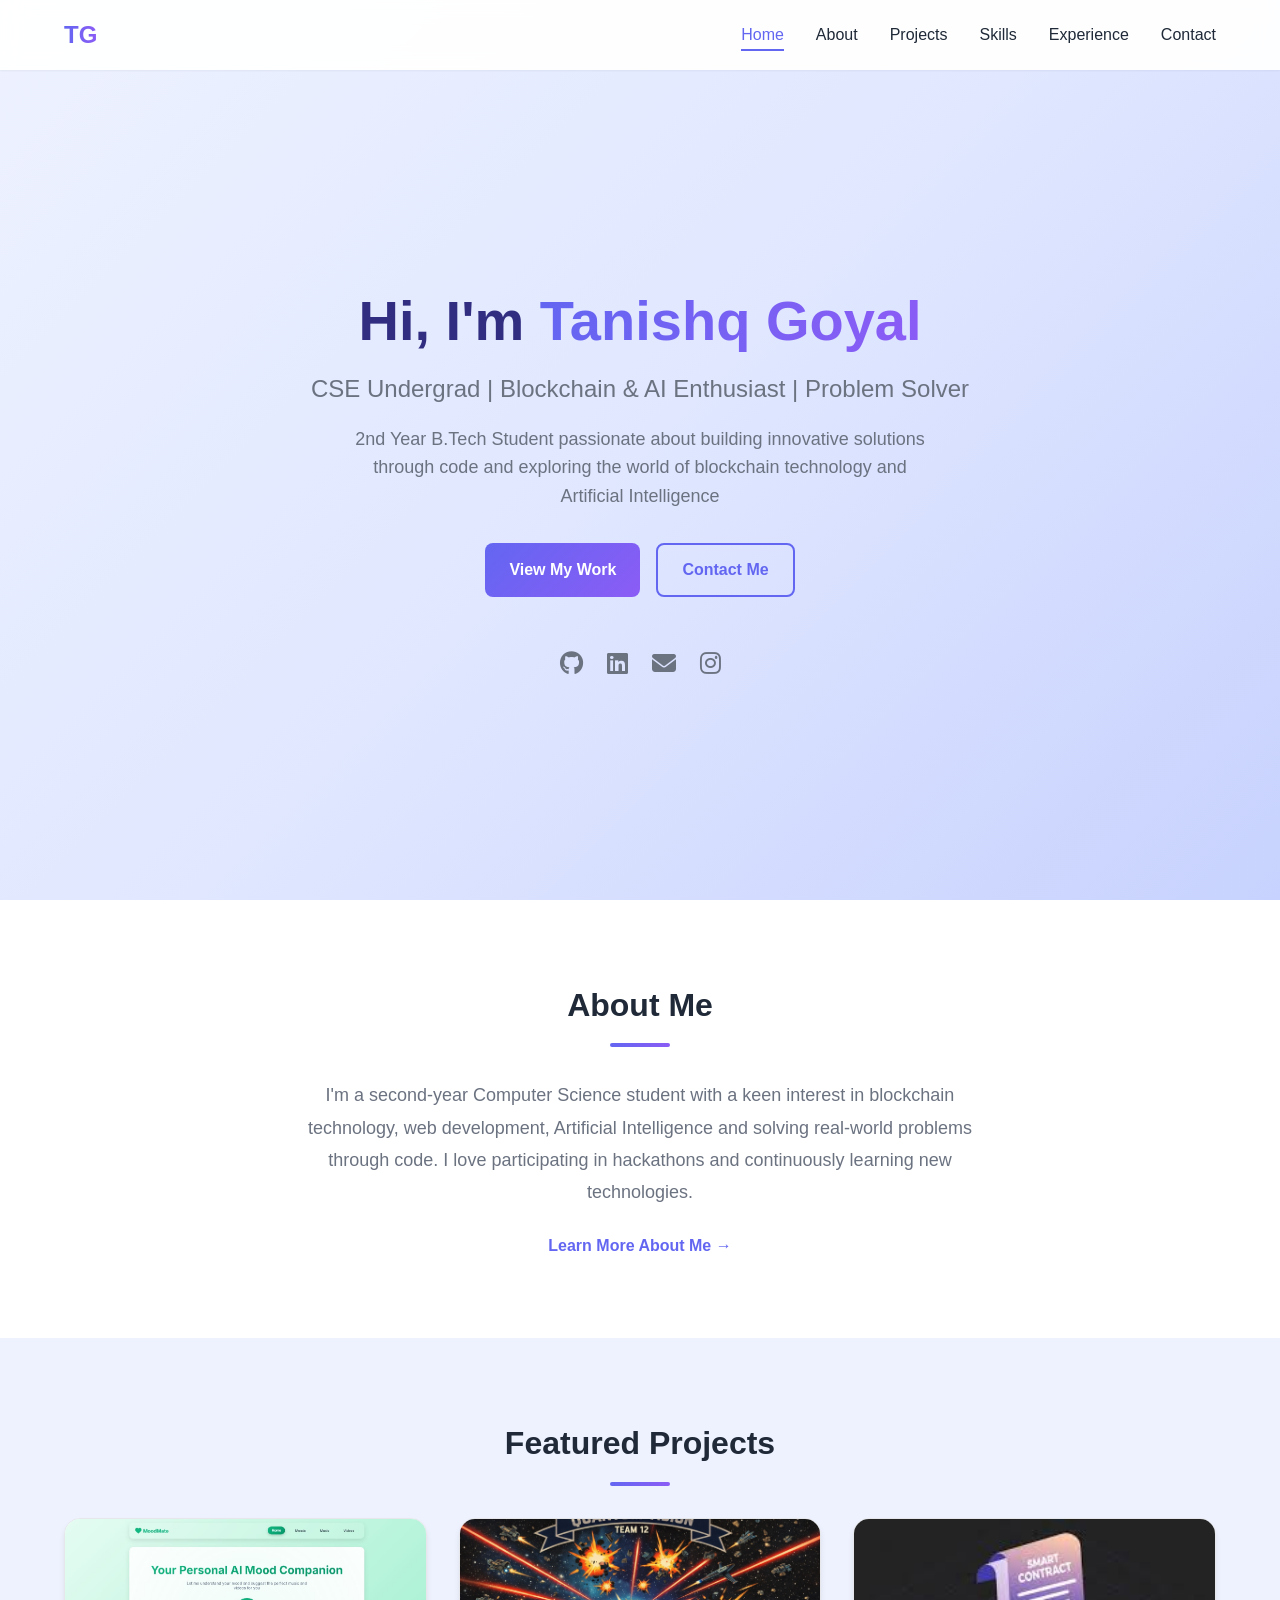
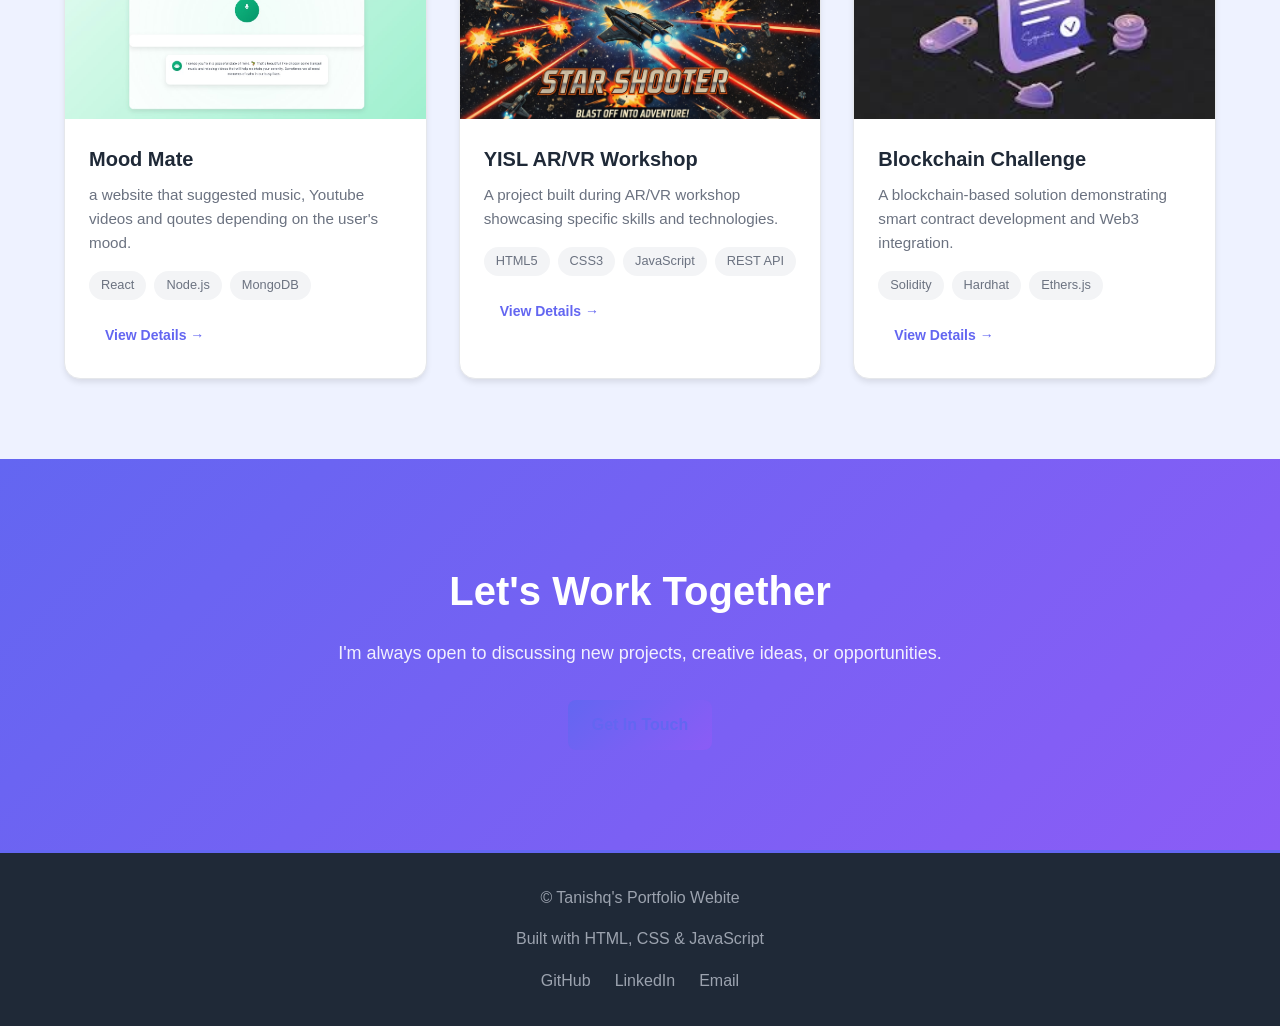
<file: index.html>
<!DOCTYPE html>
<html lang="en">
<head>
    <meta charset="UTF-8">
    <meta name="viewport" content="width=device-width, initial-scale=1.0">
    <title>Tanishq Goyal - Portfolio</title>
    <link rel="stylesheet" href="css/style.css">
    <link rel="stylesheet" href="https://cdnjs.cloudflare.com/ajax/libs/font-awesome/6.4.0/css/all.min.css">
</head>
<body>
    <!-- Navigation -->
    <nav class="navbar">
        <div class="container">
            <div class="logo">
                <a href="index.html">TG</a>
            </div>
            <ul class="nav-links" id="navLinks">
                <li><a href="index.html" class="active">Home</a></li>
                <li><a href="about.html">About</a></li>
                <li><a href="projects.html">Projects</a></li>
                <li><a href="skills.html">Skills</a></li>
                <li><a href="experience.html">Experience</a></li>
                <li><a href="contact.html">Contact</a></li>
            </ul>
            <div class="hamburger" id="hamburger">
                <span></span>
                <span></span>
                <span></span>
            </div>
        </div>
    </nav>

    <!-- Hero Section -->
    <section class="hero">
        <div class="container">
            <div class="hero-content">
                <h1 class="hero-title">Hi, I'm <span class="highlight">Tanishq Goyal</span></h1>
                <p class="hero-subtitle">CSE Undergrad | Blockchain & AI Enthusiast | Problem Solver</p>
                <p class="hero-description">
                    2nd Year B.Tech Student passionate about building innovative solutions 
                    through code and exploring the world of blockchain technology and Artificial Intelligence
                </p>
                <div class="hero-buttons">
                    <a href="projects.html" class="btn btn-primary">View My Work</a>
                    <a href="contact.html" class="btn btn-secondary">Contact Me</a>
                </div>
                <div class="social-links">
                    <a href="https://github.com/TanishqGoyal05" target="_blank"><i class="fab fa-github"></i></a>
                    <a href="https://www.linkedin.com/in/tanishq-23-goyal/" target="_blank"><i class="fab fa-linkedin"></i></a>
                    <a href="mailto:tanishq23goyal@gmail.com"><i class="fas fa-envelope"></i></a>
                    <a href="https://www.instagram.com/tanishq_goyal_05/ " target="_blank"><i class="fab fa-instagram"></i></a>
            
                </div>
            </div>
        </div>
    </section>

    <!-- About Preview -->
    <section class="about-preview">
        <div class="container">
            <h2 class="section-title">About Me</h2>
            <p class="about-text">
                I'm a second-year Computer Science student with a keen interest in blockchain technology, 
                web development, Artificial Intelligence and solving real-world problems through code. I love participating in 
                hackathons and continuously learning new technologies.
            </p>
            <a href="about.html" class="btn btn-link">Learn More About Me →</a>
        </div>
    </section>

    <!-- Featured Projects -->
    <section class="featured-projects">
        <div class="container">
            <h2 class="section-title">Featured Projects</h2>
            <div class="projects-grid">
                <!-- Project 1 -->
                <div class="project-card">
                    <div class="project-image">
                        <img src="images/project1.jpg" alt="Hackathon Project">
                    </div>
                    <div class="project-content">
                        <!-- <span class="project-tag">Hackathon</span> -->
                        <h3>Mood Mate</h3>
                        <p>a website that suggested music, Youtube videos and qoutes depending on the user's mood.</p>
                        <div class="tech-stack">
                            <span>React</span>
                            <span>Node.js</span>
                            <span>MongoDB</span>
                        </div>
                        <a href="project-detail.html?project=hackathon" class="btn btn-small">View Details →</a>
                    </div>
                </div>

                <!-- Project 2 -->
                <div class="project-card">
                    <div class="project-image">
                        <img src="images/project2.jpg" alt="Workshop Project">
                    </div>
                    <div class="project-content">
                        <!-- <span class="project-tag">Workshop</span> -->
                        <h3>YISL AR/VR Workshop</h3>
                        <p>A project built during AR/VR workshop showcasing specific skills and technologies.</p>
                        <div class="tech-stack">
                            <span>HTML5</span>
                            <span>CSS3</span>
                            <span>JavaScript</span>
                            <span>REST API</span>
                        </div>
                        <a href="project-detail.html?project=workshop" class="btn btn-small">View Details →</a>
                    </div>
                </div>

                <!-- Project 3 -->
                <div class="project-card">
                    <div class="project-image">
                        <img src="images/project3.jpg" alt="Blockchain Project">
                    </div>
                    <div class="project-content">
                        <!-- <span class="project-tag">Blockchain</span> -->
                        <h3>Blockchain Challenge</h3>
                        <p>A blockchain-based solution demonstrating smart contract development and Web3 integration.</p>
                        <div class="tech-stack">
                            <span>Solidity</span>
                            <span>Hardhat</span>
                            <span>Ethers.js</span>
                        </div>
                        <a href="project-detail.html?project=blockchain" class="btn btn-small">View Details →</a>
                    </div>
                </div>
            </div>
        </div>
    </section>

    <!-- CTA Section -->
    <section class="cta-section">
        <div class="container">
            <h2>Let's Work Together</h2>
            <p>I'm always open to discussing new projects, creative ideas, or opportunities.</p>
            <a href="contact.html" class="btn btn-primary">Get In Touch</a>
        </div>
    </section>

    <!-- Footer -->
    <footer class="footer">
        <div class="container">
        <p>&copy; Tanishq's Portfolio Webite</p>
        <p>Built with HTML, CSS & JavaScript </p></p>
            <div class="footer-links">
                <a href="https://github.com/TanishqGoyal05" target="_blank">GitHub</a>
                <a href="https://www.linkedin.com/in/tanishq-23-goyal/" target="_blank">LinkedIn</a>
                <a href="mailto:tanishq23goyal@gmail.com">Email</a>
            </div>
        </div>
    </footer>

    <script src="js/script.js"></script>
</body>
</html>
</file>
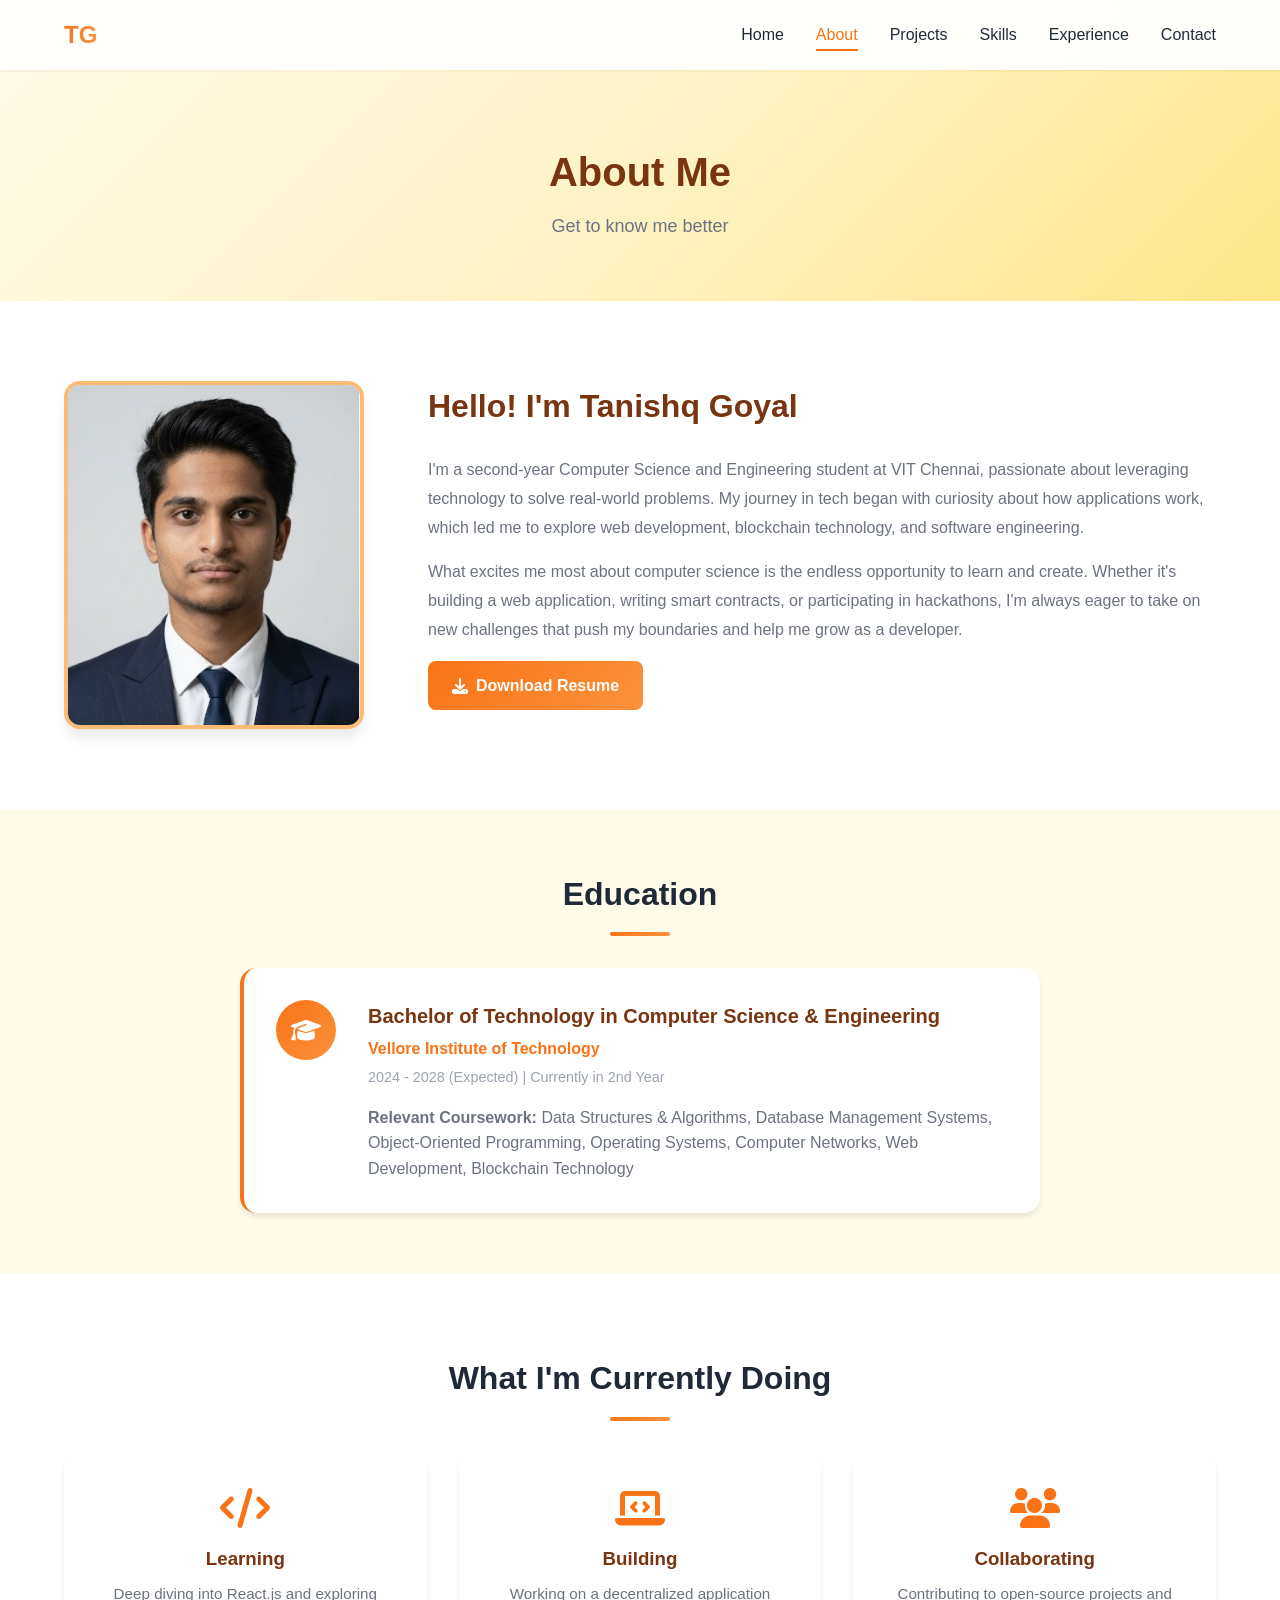
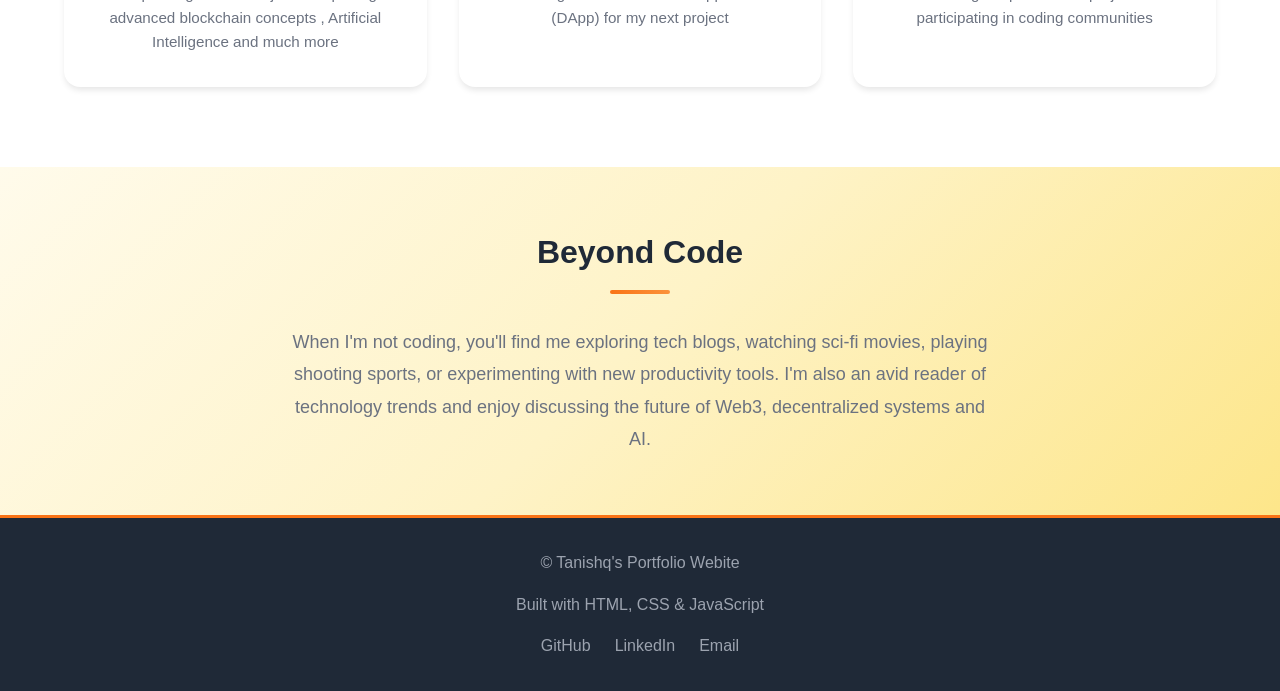
<file: about.html>
<!DOCTYPE html>
<html lang="en">
<head>
    <meta charset="UTF-8">
    <meta name="viewport" content="width=device-width, initial-scale=1.0">
    <title>About Me - Tanishq Goyal</title>
    <link rel="stylesheet" href="css/style.css">
    <link rel="stylesheet" href="https://cdnjs.cloudflare.com/ajax/libs/font-awesome/6.4.0/css/all.min.css">
</head>
<body>
    <!-- Navigation -->
    <nav class="navbar">
        <div class="container">
            <div class="logo">
                <a href="index.html">TG</a>
            </div>
            <ul class="nav-links" id="navLinks">
                <li><a href="index.html">Home</a></li>
                <li><a href="about.html" class="active">About</a></li>
                <li><a href="projects.html">Projects</a></li>
                <li><a href="skills.html">Skills</a></li>
                <li><a href="experience.html">Experience</a></li>
                <li><a href="contact.html">Contact</a></li>
            </ul>
            <div class="hamburger" id="hamburger">
                <span></span>
                <span></span>
                <span></span>
            </div>
        </div>
    </nav>

    <!-- Page Header -->
    <section class="page-header">
        <div class="container">
            <h1>About Me</h1>
            <p>Get to know me better</p>
        </div>
    </section>

    <!-- About Content -->
    <section class="about-content">
        <div class="container">
            <div class="about-grid">
                <div class="about-image">
                    <img src="images/profile.jpg" alt="Your Name">
                </div>
                <div class="about-text">
                    <h2>Hello! I'm Tanishq Goyal</h2>
                    <p>
                        I'm a second-year Computer Science and Engineering student at 
                        VIT Chennai,
                        passionate about leveraging technology to solve real-world problems. My journey in 
                        tech began with curiosity about how applications work, which led me to explore 
                        web development, blockchain technology, and software engineering.
                    </p>
                    <p>
                        What excites me most about computer science is the endless opportunity to learn 
                        and create. Whether it's building a web application, writing smart contracts, or 
                        participating in hackathons, I'm always eager to take on new challenges that push 
                        my boundaries and help me grow as a developer.
                    </p>
                    <a href="resume/Tanishq_Resume.pdf" class="btn btn-primary" download>
                        <i class="fas fa-download"></i> Download Resume
                    </a>
                </div>
            </div>
        </div>
    </section>

    <!-- Education -->
    <section class="education-section">
        <div class="container">
            <h2 class="section-title">Education</h2>
            <div class="education-card">
                <div class="education-icon">
                    <i class="fas fa-graduation-cap"></i>
                </div>
                <div class="education-content">
                    <h3>Bachelor of Technology in Computer Science & Engineering</h3>
                    <p class="college-name">Vellore Institute of Technology</p>
                    <p class="duration">2024 - 2028 (Expected) | Currently in 2nd Year</p>
                    <p class="coursework">
                        <strong>Relevant Coursework:</strong> Data Structures & Algorithms, 
                        Database Management Systems, Object-Oriented Programming, Operating Systems, 
                        Computer Networks, Web Development, Blockchain Technology
                    </p>
                </div>
            </div>
        </div>
    </section>

    <!-- Currently Doing -->
    <section class="current-activities">
        <div class="container">
            <h2 class="section-title">What I'm Currently Doing</h2>
            <div class="activities-grid">
                <div class="activity-card">
                    <i class="fas fa-code"></i>
                    <h3>Learning</h3>
                    <p>Deep diving into React.js and exploring advanced blockchain concepts , Artificial Intelligence and much more</p>
                </div>
                <div class="activity-card">
                    <i class="fas fa-laptop-code"></i>
                    <h3>Building</h3>
                    <p>Working on a decentralized application (DApp) for my next project</p>
                </div>
                <div class="activity-card">
                    <i class="fas fa-users"></i>
                    <h3>Collaborating</h3>
                    <p>Contributing to open-source projects and participating in coding communities</p>
                </div>
            </div>
        </div>
    </section>

    <!-- Interests -->
    <section class="interests-section">
        <div class="container">
            <h2 class="section-title">Beyond Code</h2>
            <p class="interests-text">
                When I'm not coding, you'll find me exploring tech blogs, watching sci-fi movies, 
                playing shooting sports, or experimenting with new productivity tools. I'm also an avid reader 
                of technology trends and enjoy discussing the future of Web3, decentralized systems and AI.
            </p>
        </div>
    </section>

    <!-- Footer -->
    <footer class="footer">
        <div class="container">
            <p>&copy; Tanishq's Portfolio Webite</p>
            <p>Built with HTML, CSS & JavaScript </p></p>
            <div class="footer-links">
                <a href="https://github.com/TanishqGoyal05" target="_blank">GitHub</a>
                <a href="https://www.linkedin.com/in/tanishq-23-goyal/" target="_blank">LinkedIn</a>
                <a href="mailto:tanishq23goyal@gmail.com">Email</a>
            </div>
        </div>
    </footer>

    <script src="js/script.js"></script>
</body>
</html>
</file>
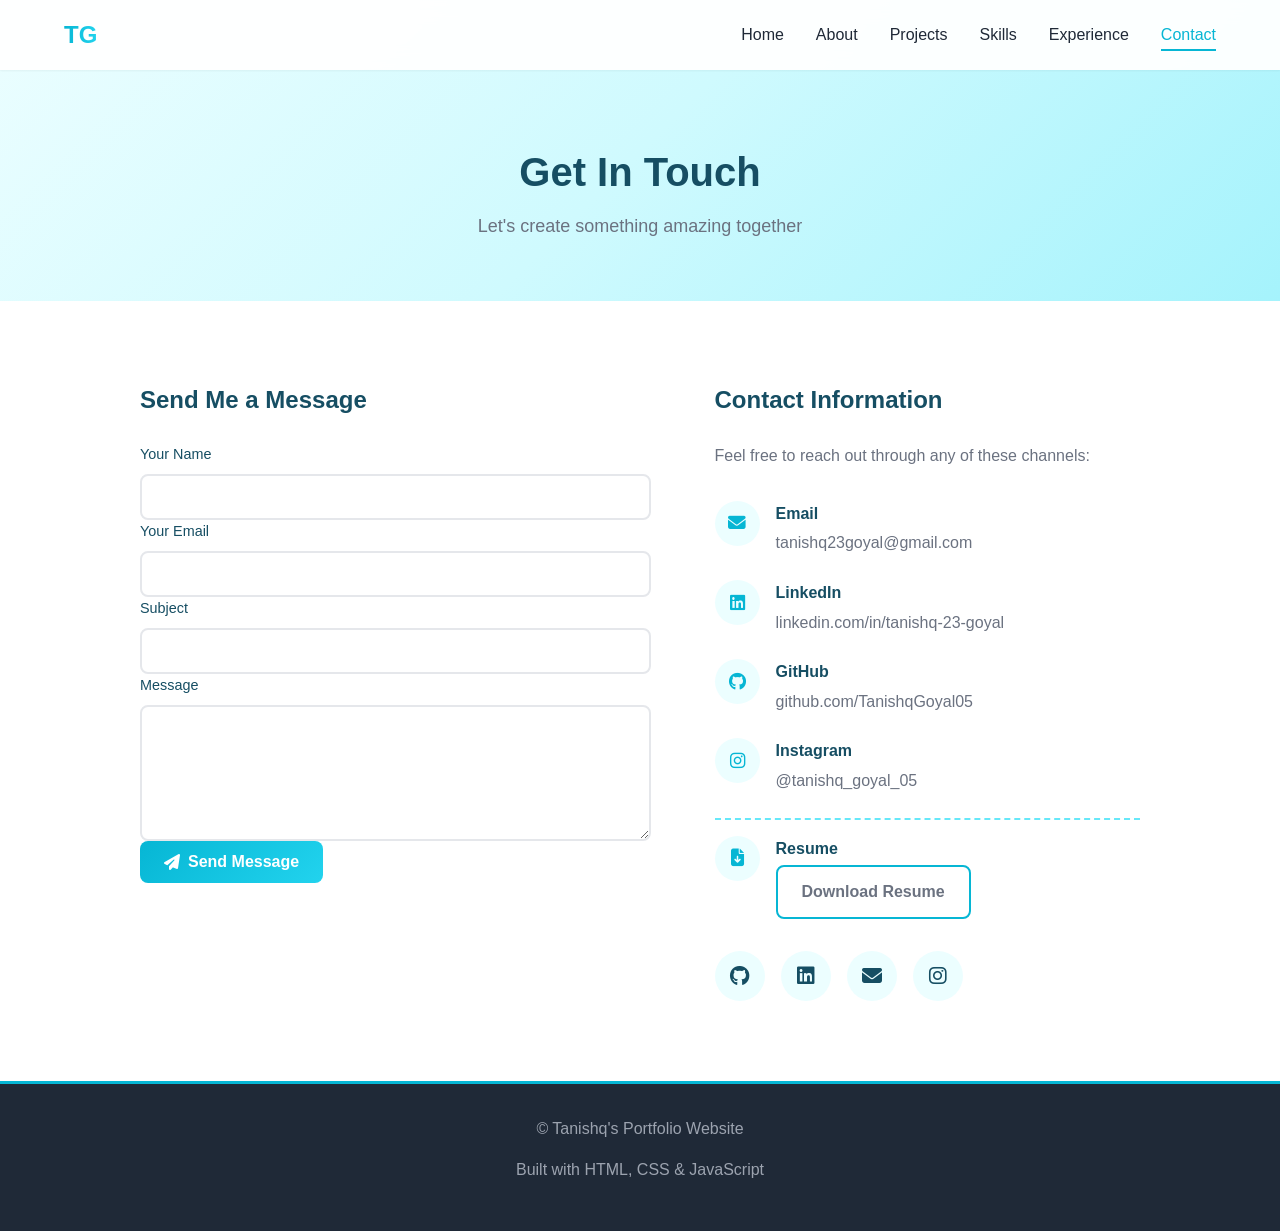
<file: contact.html>
<!DOCTYPE html>
<html lang="en">
<head>
    <meta charset="UTF-8">
    <meta name="viewport" content="width=device-width, initial-scale=1.0">
    <title>Contact - Tanishq Goyal</title>
    <link rel="stylesheet" href="css/style.css">
    <link rel="stylesheet" href="https://cdnjs.cloudflare.com/ajax/libs/font-awesome/6.4.0/css/all.min.css">
</head>
<body>

    <!-- Navigation -->
    <nav class="navbar">
        <div class="container">
            <div class="logo">
                <a href="index.html">TG</a>
            </div>
            <ul class="nav-links" id="navLinks">
                <li><a href="index.html">Home</a></li>
                <li><a href="about.html">About</a></li>
                <li><a href="projects.html">Projects</a></li>
                <li><a href="skills.html">Skills</a></li>
                <li><a href="experience.html">Experience</a></li>
                <li><a href="contact.html" class="active">Contact</a></li>
            </ul>
            <div class="hamburger" id="hamburger">
                <span></span>
                <span></span>
                <span></span>
            </div>
        </div>
    </nav>

    <!-- Page Header -->
    <section class="page-header">
        <div class="container">
            <h1>Get In Touch</h1>
            <p>Let's create something amazing together</p>
        </div>
    </section>

    <!-- Contact Section -->
    <section class="contact-section">
        <div class="container">
            <div class="contact-grid">
                <!-- Contact Form with FormSubmit -->
                <div class="contact-form-container">
                    <h2>Send Me a Message</h2>
                    
                    <!-- FORM WITH FORMSUBMIT -->
                    <form 
                        action="https://formsubmit.co/el/xenene" 
                        method="POST"
                    >
                        <!-- Hidden Fields for FormSubmit -->
                        <input type="hidden" name="_subject" value="New Portfolio Message!">
                        <input type="hidden" name="_captcha" value="false">
                        <input type="hidden" name="_template" value="table">
                        <!-- Update _next URL to the current contact page with success=true -->
                        <input type="hidden" name="_next" value="https://tanishqgoyal.vercel.app/contact.html?success=true">
                        
                        <!-- Honeypot for spam protection -->
                        <input type="text" name="_honey" style="display:none">
                        
                        <!-- Form Fields -->
                        <div class="form-group">
                            <label for="name">Your Name</label>
                            <input type="text" id="name" name="Name" required>
                        </div>
                        
                        <div class="form-group">
                            <label for="email">Your Email</label>
                            <input type="email" id="email" name="Email" required>
                        </div>
                        
                        <div class="form-group">
                            <label for="subject">Subject</label>
                            <input type="text" id="subject" name="Subject" required>
                        </div>
                        
                        <div class="form-group">
                            <label for="message">Message</label>
                            <textarea id="message" name="Message" rows="6" required></textarea>
                        </div>
                        
                        <button type="submit" class="btn btn-primary">
                            <i class="fas fa-paper-plane"></i> Send Message
                        </button>
                    </form>
                    
                    <!-- Success/Error Message -->
                    <div id="formStatus" class="form-status"></div>
                </div>

                <!-- Contact Info -->
                <div class="contact-info">
                    <h2>Contact Information</h2>
                    <p>Feel free to reach out through any of these channels:</p>
                    
                    <div class="contact-item">
                        <i class="fas fa-envelope"></i>
                        <div>
                            <h3>Email</h3>
                            <a href="mailto:tanishq23goyal@gmail.com">tanishq23goyal@gmail.com</a>
                        </div>
                    </div>

                    <div class="contact-item">
                        <i class="fab fa-linkedin"></i>
                        <div>
                            <h3>LinkedIn</h3>
                            <a href="https://www.linkedin.com/in/tanishq-23-goyal/" target="_blank">linkedin.com/in/tanishq-23-goyal</a>
                        </div>
                    </div>

                    <div class="contact-item">
                        <i class="fab fa-github"></i>
                        <div>
                            <h3>GitHub</h3>
                            <a href="https://github.com/TanishqGoyal05" target="_blank">github.com/TanishqGoyal05</a>
                        </div>
                    </div>

                    <div class="contact-item">
                        <i class="fab fa-instagram"></i>
                        <div>
                            <h3>Instagram</h3>
                            <a href="https://www.instagram.com/tanishq_goyal_05/" target="_blank">@tanishq_goyal_05</a>
                        </div>
                    </div>

                    <div class="contact-item resume-download">
                        <i class="fas fa-file-download"></i>
                        <div>
                            <h3>Resume</h3>
                            <a href="resume/Tanishq_Resume.pdf" download class="btn btn-secondary">
                                Download Resume
                            </a>
                        </div>
                    </div>

                    <div class="social-links-large">
                        <a href="https://github.com/TanishqGoyal05" target="_blank" class="social-icon">
                            <i class="fab fa-github"></i>
                        </a>
                        <a href="https://www.linkedin.com/in/tanishq-23-goyal/" target="_blank" class="social-icon">
                            <i class="fab fa-linkedin"></i>
                        </a>
                        <a href="mailto:tanishq23goyal@gmail.com" class="social-icon">
                            <i class="fas fa-envelope"></i>
                        </a>
                        <a href="https://www.instagram.com/tanishq_goyal_05/" target="_blank" class="social-icon">
                            <i class="fab fa-instagram"></i>
                        </a>
                    </div>
                </div>
            </div>
        </div>
    </section>

    <!-- Footer -->
    <footer class="footer">
        <div class="container">
            <p>&copy; Tanishq's Portfolio Website</p>
            <p>Built with HTML, CSS & JavaScript</p>
        </div>
    </footer>

    <script src="js/script.js"></script>
    
    <!-- Show success message after form submission -->
    <script>
        // Check if redirected after successful submission
        const urlParams = new URLSearchParams(window.location.search);
        if (urlParams.get('success') === 'true') {
            const formStatus = document.getElementById('formStatus');
            const contactForm = document.getElementById('contactForm');
            
            if (formStatus) {
                formStatus.className = 'form-status success';
                formStatus.innerHTML = '<i class="fas fa-check-circle"></i> Thank you! Your message has been sent successfully. I\'ll get back to you soon.';
                formStatus.style.display = 'block';
            }
            
            // Optionally hide the form after successful submission
            if (contactForm) {
                contactForm.style.display = 'none';
            }
            
            // Clean URL (remove ?success=true after handling it)
            window.history.replaceState({}, document.title, window.location.pathname);
        }
    </script>
</body>
</html>
</file>
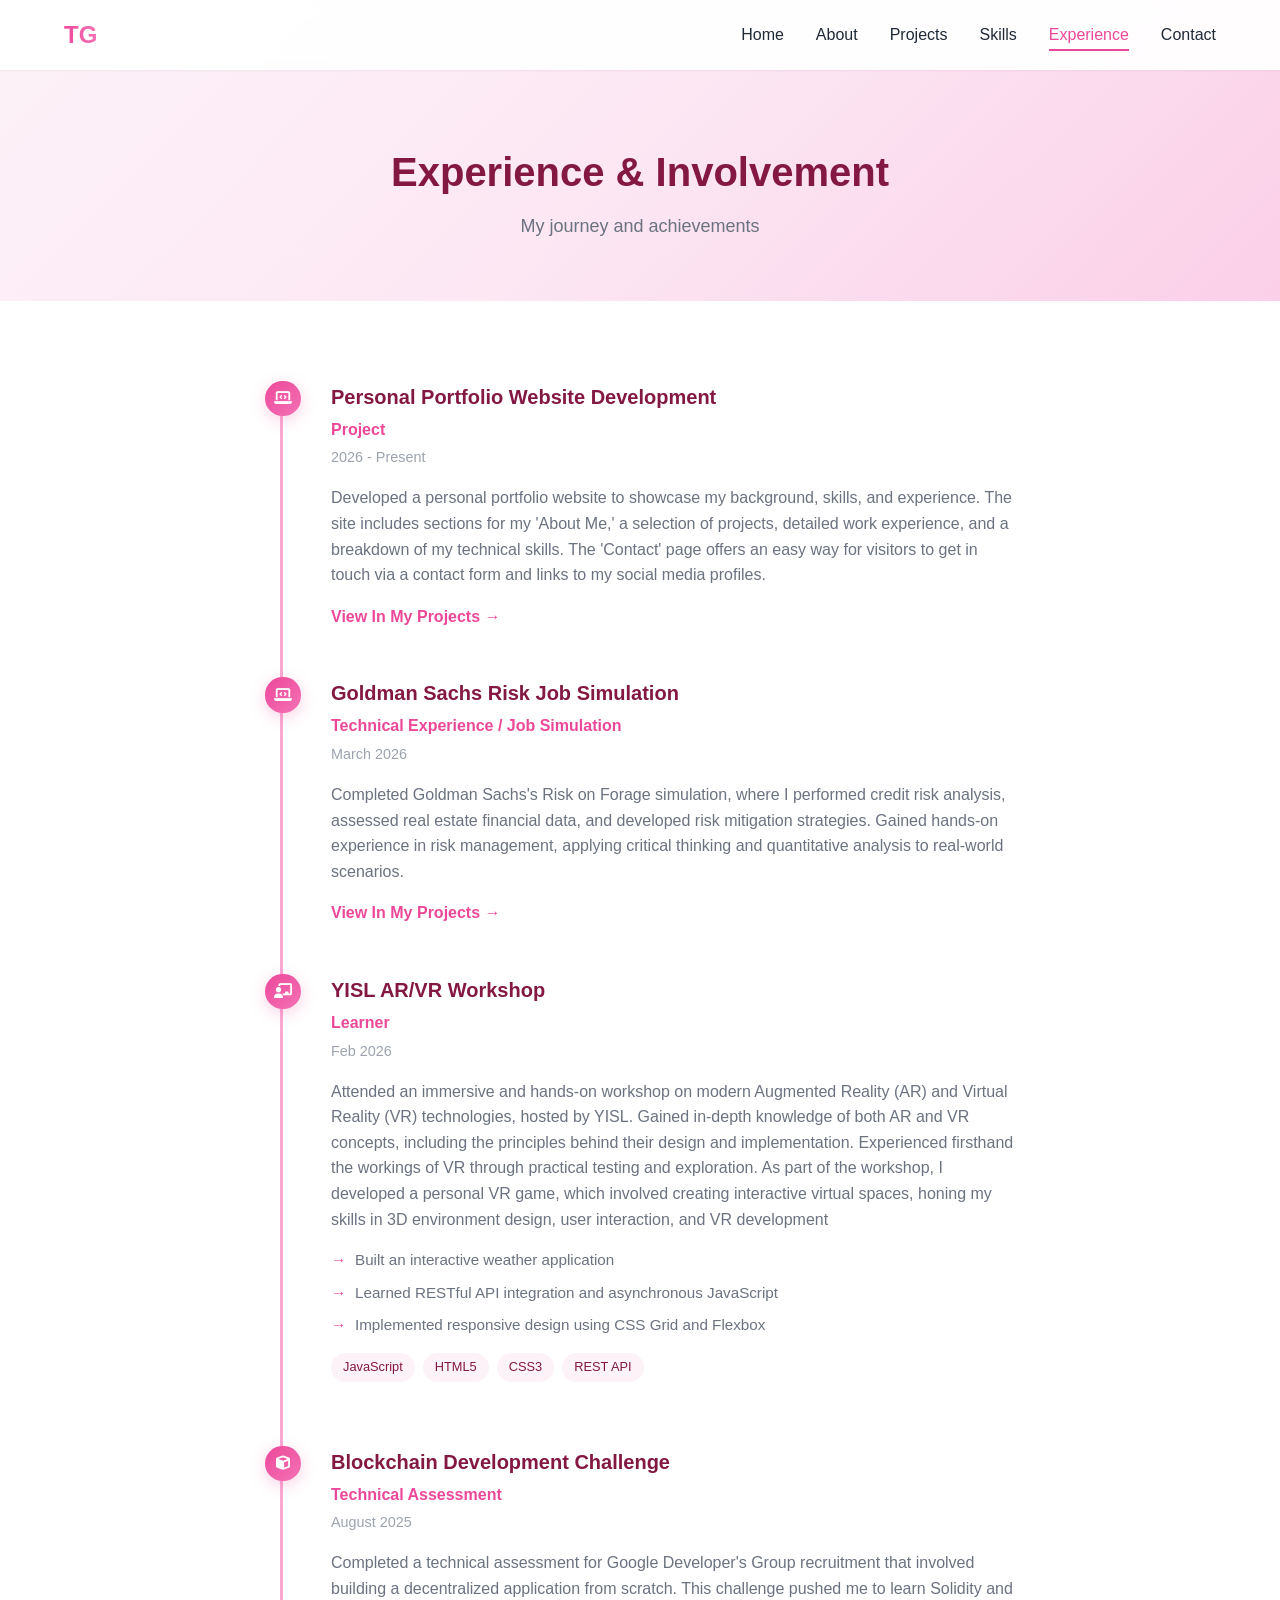
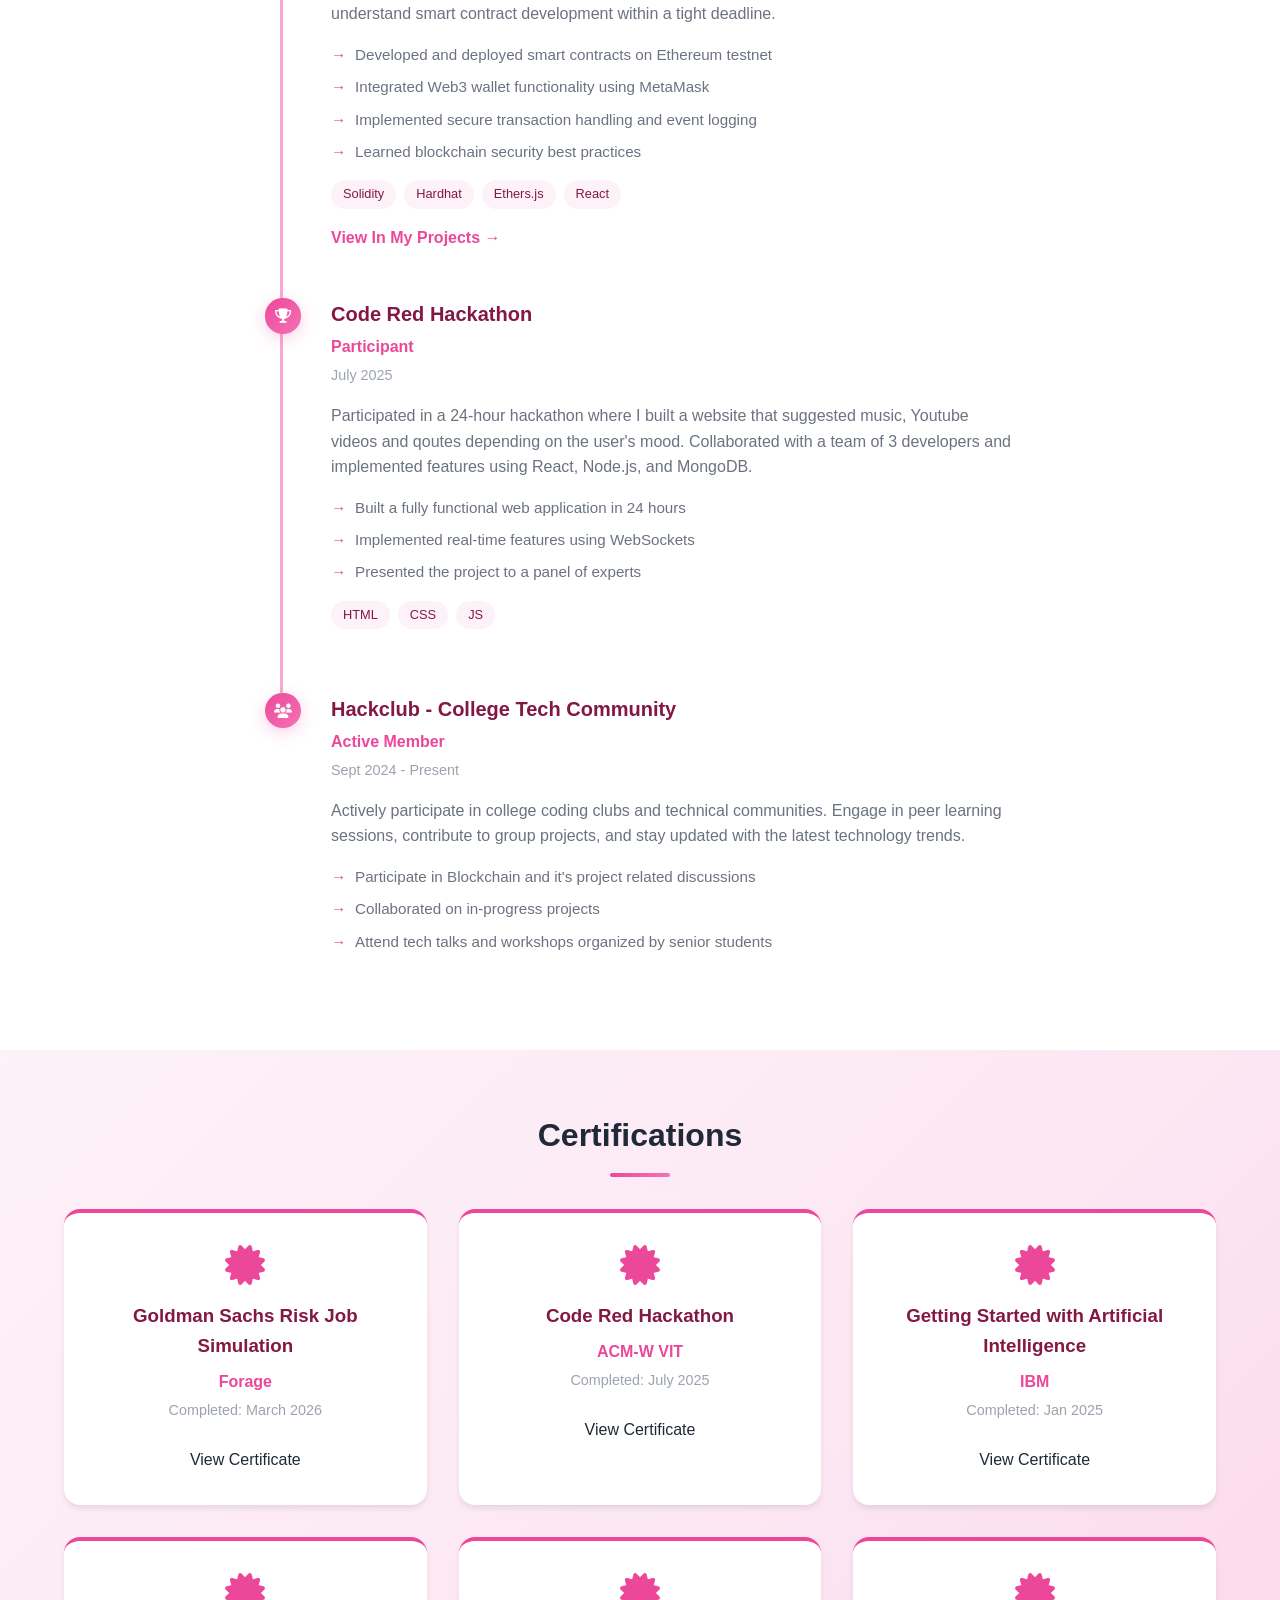
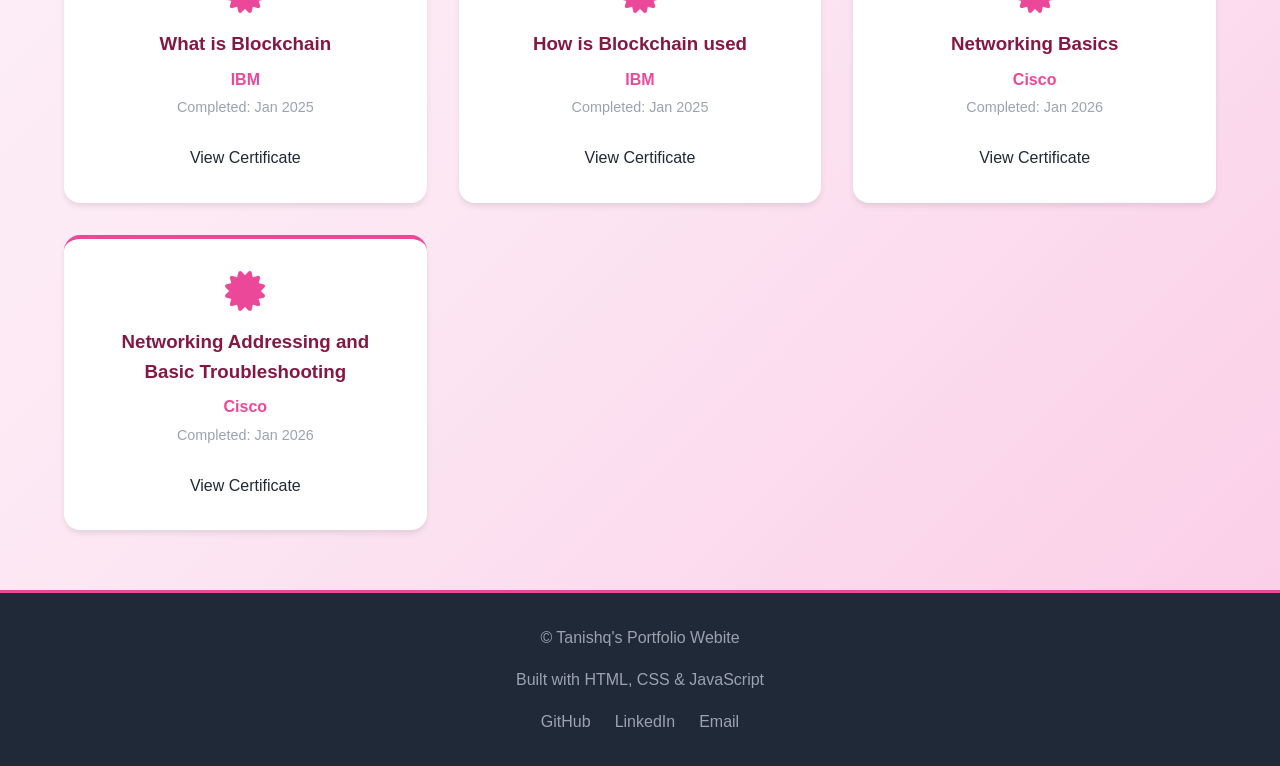
<file: experience.html>
<!DOCTYPE html>
<html lang="en">
<head>
    <meta charset="UTF-8">
    <meta name="viewport" content="width=device-width, initial-scale=1.0">
    <title>Experience - Tanishq Goyal</title>
    <link rel="stylesheet" href="css/style.css">
    <link rel="stylesheet" href="https://cdnjs.cloudflare.com/ajax/libs/font-awesome/6.4.0/css/all.min.css">
</head>
<body>
    <!-- Navigation -->
    <nav class="navbar">
        <div class="container">
            <div class="logo">
                <a href="index.html">TG</a>
            </div>
            <ul class="nav-links" id="navLinks">
                <li><a href="index.html">Home</a></li>
                <li><a href="about.html">About</a></li>
                <li><a href="projects.html">Projects</a></li>
                <li><a href="skills.html">Skills</a></li>
                <li><a href="experience.html" class="active">Experience</a></li>
                <li><a href="contact.html">Contact</a></li>
            </ul>
            <div class="hamburger" id="hamburger">
                <span></span>
                <span></span>
                <span></span>
            </div>
        </div>
    </nav>

    <!-- Page Header -->
    <section class="page-header">
        <div class="container">
            <h1>Experience & Involvement</h1>
            <p>My journey and achievements</p>
        </div>
    </section>

    <!-- Experience Timeline -->
    <section class="experience-section">
        <div class="container">
            <!-- Projects Overview -->
            <div class="experience-item">
                <div class="experience-icon">
                    <i class="fas fa-laptop-code"></i>
                </div>
                <div class="experience-content">
                    <h3>Personal Portfolio Website Development</h3>
                    <p class="experience-role">Project</p>
                    <p class="experience-duration">2026 - Present</p>
                    <p class="experience-description">
                    Developed a personal portfolio website to showcase my background, skills, and experience. The site includes sections for my 'About Me,' a selection of projects, detailed work experience, and a breakdown of my technical skills. The 'Contact' page offers an easy way for visitors to get in touch via a contact form and links to my social media profiles.
                    </p>
                    <a href="projects.html" class="btn btn-link">View In My Projects →</a>
                </div>
            </div>

            <!-- Projects Overview -->
            <div class="experience-item">
                <div class="experience-icon">
                    <i class="fas fa-laptop-code"></i>
                </div>
                <div class="experience-content">
                    <h3>Goldman Sachs Risk Job Simulation</h3>
                    <p class="experience-role">Technical Experience / Job Simulation</p>
                    <p class="experience-duration">March 2026</p>
                    <p class="experience-description">
                    Completed Goldman Sachs's Risk on Forage simulation, where I performed credit risk analysis, assessed real estate financial data, and developed risk mitigation strategies. Gained hands-on experience in risk management, applying critical thinking and quantitative analysis to real-world scenarios.
                    </p>
                    <a href="projects.html" class="btn btn-link">View In My Projects →</a>
                </div>
            </div>

            <!-- Workshop -->
            <div class="experience-item">
                <div class="experience-icon">
                    <i class="fas fa-chalkboard-teacher"></i>
                </div>
                <div class="experience-content">
                    <h3>YISL AR/VR Workshop</h3>
                    <p class="experience-role">Learner</p>
                    <p class="experience-duration">Feb 2026</p>
                    <p class="experience-description">
                        Attended an immersive and hands-on workshop on modern Augmented Reality (AR) and Virtual Reality (VR) technologies, hosted by YISL. Gained in-depth knowledge of both AR and VR concepts, including the principles behind their design and implementation. Experienced firsthand the workings of VR through practical testing and exploration. As part of the workshop, I developed a personal VR game, which involved creating interactive virtual spaces, honing my skills in 3D environment design, user interaction, and VR development
                    </p>
                    <ul class="experience-highlights">
                        <li>Built an interactive weather application</li>
                        <li>Learned RESTful API integration and asynchronous JavaScript</li>
                        <li>Implemented responsive design using CSS Grid and Flexbox</li>
                    </ul>
                    <div class="tech-stack">
                        <span>JavaScript</span>
                        <span>HTML5</span>
                        <span>CSS3</span>
                        <span>REST API</span>
                    </div>
                </div>
            </div> 

            <!-- Blockchain Challenge -->
            <div class="experience-item">
                <div class="experience-icon">
                    <i class="fas fa-cube"></i>
                </div>
                <div class="experience-content">
                    <h3>Blockchain Development Challenge</h3>
                    <p class="experience-role">Technical Assessment</p>
                    <p class="experience-duration">August 2025</p>
                    <p class="experience-description">
                        Completed a technical assessment for Google Developer's Group recruitment that involved building a 
                        decentralized application from scratch. This challenge pushed me to learn 
                        Solidity and understand smart contract development within a tight deadline.
                    </p>
                    <ul class="experience-highlights">
                        <li>Developed and deployed smart contracts on Ethereum testnet</li>
                        <li>Integrated Web3 wallet functionality using MetaMask</li>
                        <li>Implemented secure transaction handling and event logging</li>
                        <li>Learned blockchain security best practices</li>
                    </ul>
                    <div class="tech-stack">
                        <span>Solidity</span>
                        <span>Hardhat</span>
                        <span>Ethers.js</span>
                        <span>React</span>
                    </div>
                    <a href="projects.html" class="btn btn-link">View In My Projects →</a>
                </div>
            </div>

            <!-- Hackathon -->
            <div class="experience-item">
                <div class="experience-icon">
                    <i class="fas fa-trophy"></i>
                </div>
                <div class="experience-content">
                    <h3>Code Red Hackathon</h3>
                    <p class="experience-role">Participant</p>
                    <p class="experience-duration">July 2025</p>
                    <p class="experience-description">
                        Participated in a 24-hour hackathon where I built a website that suggested music, Youtube videos and qoutes depending on the user's mood. 
                        Collaborated with a team of 3 developers and implemented features using 
                        React, Node.js, and MongoDB.
                    </p>
                    <ul class="experience-highlights">
                        <li>Built a fully functional web application in 24 hours</li>
                        <li>Implemented real-time features using WebSockets</li>
                        <li>Presented the project to a panel of experts</li>
                    </ul>
                    <div class="tech-stack">
                        <span>HTML</span>
                        <span>CSS</span>
                        <span>JS</span>
                    </div>
                </div>
            </div>

            <!-- College Activities -->
            <div class="experience-item">
                <div class="experience-icon">
                    <i class="fas fa-users"></i>
                </div>
                <div class="experience-content">
                    <h3>Hackclub - College Tech Community</h3>
                    <p class="experience-role">Active Member</p>
                    <p class="experience-duration">Sept 2024 - Present</p>
                    <p class="experience-description">
                        Actively participate in college coding clubs and technical communities. 
                        Engage in peer learning sessions, contribute to group projects, and stay 
                        updated with the latest technology trends.
                    </p>
                    <ul class="experience-highlights">
                        <li>Participate in Blockchain and it's project related discussions</li>
                        <li>Collaborated on in-progress projects</li>
                        <li>Attend tech talks and workshops organized by senior students</li>
                    </ul>
                </div>
            </div>
        </div>
    </section>

    <!-- Certifications -->
    <section class="certifications-section">
        <div class="container">
            <h2 class="section-title">Certifications</h2>
            <div class="certifications-grid">
                <div class="cert-card">
                    <a href="https://drive.google.com/file/d/1lz2vMSzRvxLfL_ZCp9COmHi52DrA-E3s/view" target="_blank">
                        <i class="fas fa-certificate"></i>
                        <h3>Goldman Sachs Risk Job Simulation</h3>
                        <p class="cert-issuer">Forage</p>
                        <p class="cert-date">Completed: March 2026</p>
                        <br>
                        <p>View Certificate</p>
                    </a>
                </div>

                <div class="cert-card">
                    <a href="code red hacakthon.pdf" target="_blank">
                        <i class="fas fa-certificate"></i>
                        <h3>Code Red Hackathon</h3>
                        <p class="cert-issuer">ACM-W VIT</p>
                        <p class="cert-date">Completed: July 2025</p> <br>
                        <p>View Certificate</p>
                    </a>
                </div>

                <div class="cert-card">
                    <a href="getting started with ai.pdf" target="_blank">
                        <i class="fas fa-certificate"></i>
                        <h3>Getting Started with Artificial Intelligence</h3>
                        <p class="cert-issuer">IBM</p>
                        <p class="cert-date">Completed: Jan 2025</p> <br>
                        <p>View Certificate</p>
                    </a>
                </div>
                <div class="cert-card">
                    <a href="https://drive.google.com/file/d/1B34u7jdpFfsxitmtSgshFMzsVBfasw6x/view" target="_blank">
                        <i class="fas fa-certificate"></i>
                        <h3>What is Blockchain </h3>
                        <p class="cert-issuer">IBM</p>
                        <p class="cert-date">Completed: Jan 2025</p> <br>
                        <p>View Certificate</p>
                    </a>
                </div>
                <div class="cert-card">
                    <a href="https://drive.google.com/file/d/1g1QCyf0n5TL2Yqj4gcT9XaA_D_tlBbgk/view" target="_blank"">
                        <i class="fas fa-certificate"></i>
                        <h3>How is Blockchain used </h3>
                        <p class="cert-issuer">IBM</p>
                        <p class="cert-date">Completed: Jan 2025</p> <br>
                        <p>View Certificate</p>
                    </a>
                </div>

                <div class="cert-card">
                    <a href="https://drive.google.com/file/d/19rMxfIVVWeypPuBNxflf0nKbl9-qqlkB/view?usp=drive_link" target="_blank"">
                        <i class="fas fa-certificate"></i>
                        <h3>Networking Basics</h3>
                        <p class="cert-issuer">Cisco</p>
                        <p class="cert-date">Completed: Jan 2026</p> <br>
                        <p>View Certificate</p>
                    </a>
                </div>

                <div class="cert-card">
                    <a href="https://drive.google.com/file/d/1lU72Y0RJgWyfvYJPslLsvp7cuUEqsX00/view?usp=drive_link" target="_blank"">
                        <i class="fas fa-certificate"></i>
                        <h3>Networking Addressing and Basic Troubleshooting</h3>
                        <p class="cert-issuer">Cisco</p>
                        <p class="cert-date">Completed: Jan 2026</p> <br>
                        <p>View Certificate</p>
                    </a>
                </div>
                <!-- Add more as needed -->
            </div>
        </div>
    </section>

    <!-- Footer -->
    <footer class="footer">
        <div class="container">
        <p>&copy; Tanishq's Portfolio Webite</p>
        <p>Built with HTML, CSS & JavaScript </p></p>
            <div class="footer-links">
                <a href="https://github.com/TanishqGoyal05" target="_blank">GitHub</a>
                <a href="https://www.linkedin.com/in/tanishq-23-goyal/" target="_blank">LinkedIn</a>
                <a href="mailto:tanishq23goyal@gmail.com">Email</a>
            </div>
        </div>
    </footer>

    <script src="js/script.js"></script>
</body>
</html>
</file>
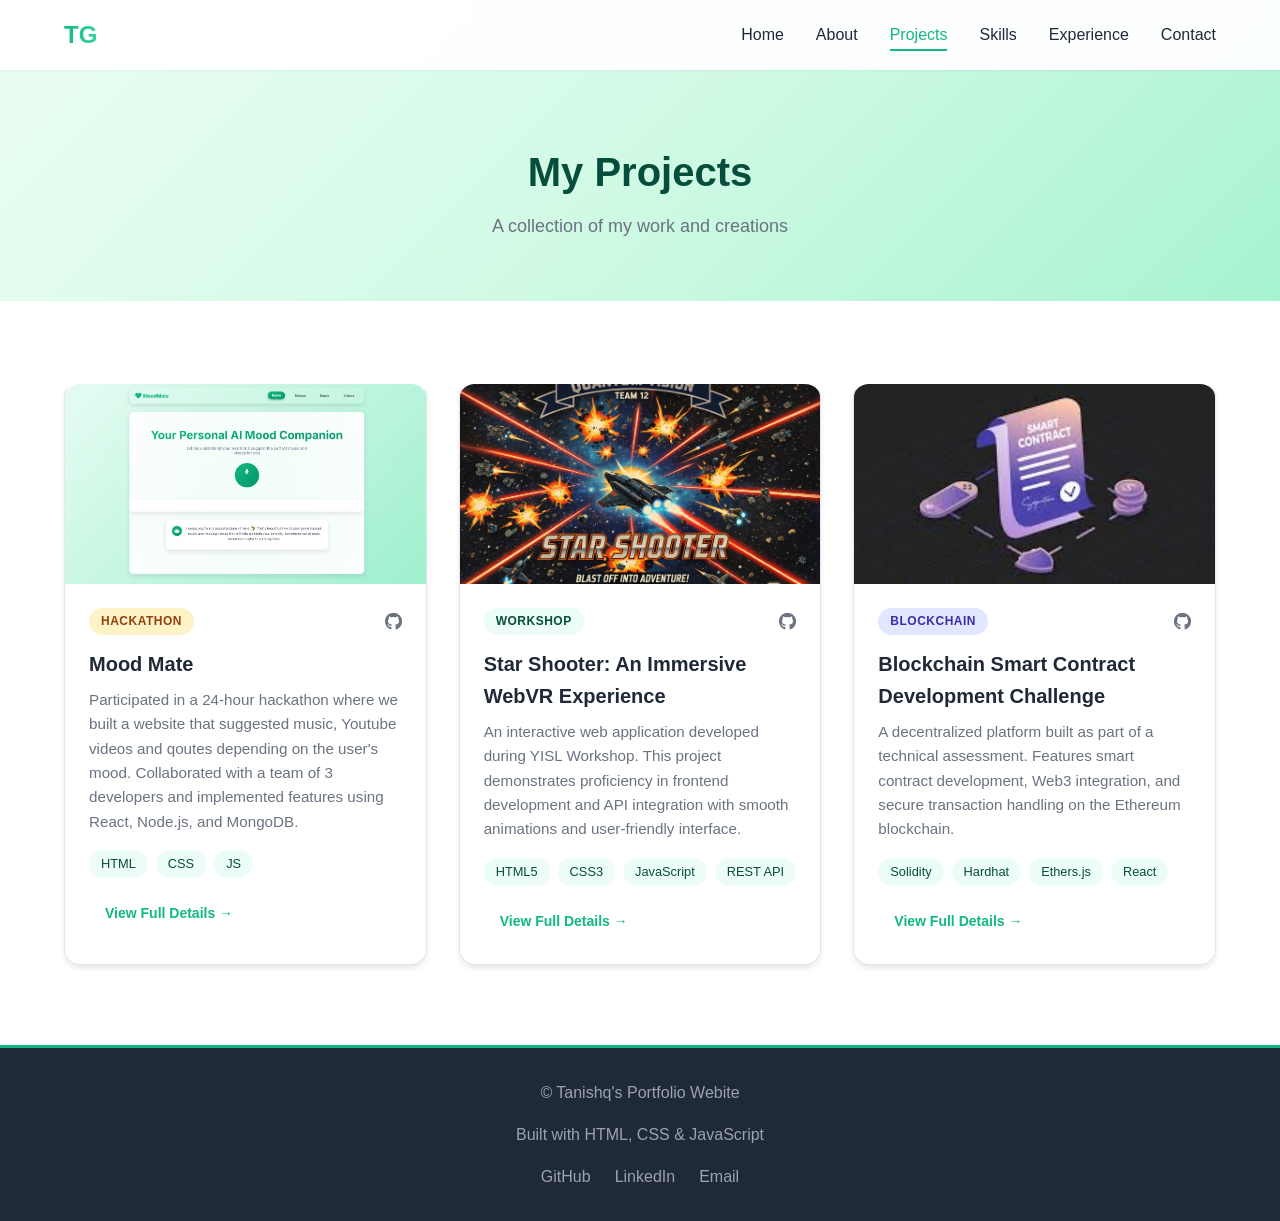
<file: projects.html>
<!DOCTYPE html>
<html lang="en">
<head>
    <meta charset="UTF-8">
    <meta name="viewport" content="width=device-width, initial-scale=1.0">
    <title>Projects - Tanishq Goyal</title>
    <link rel="stylesheet" href="css/style.css">
    <link rel="stylesheet" href="https://cdnjs.cloudflare.com/ajax/libs/font-awesome/6.4.0/css/all.min.css">
</head>
<body>
    <!-- Navigation -->
    <nav class="navbar">
        <div class="container">
            <div class="logo">
                <a href="index.html">TG</a>
            </div>
            <ul class="nav-links" id="navLinks">
                <li><a href="index.html">Home</a></li>
                <li><a href="about.html">About</a></li>
                <li><a href="projects.html" class="active">Projects</a></li>
                <li><a href="skills.html">Skills</a></li>
                <li><a href="experience.html">Experience</a></li>
                <li><a href="contact.html">Contact</a></li>
            </ul>
            <div class="hamburger" id="hamburger">
                <span></span>
                <span></span>
                <span></span>
            </div>
        </div>
    </nav>

    <!-- Page Header -->
    <section class="page-header">
        <div class="container">
            <h1>My Projects</h1>
            <p>A collection of my work and creations</p>
        </div>
    </section>

    <!-- Projects Grid -->
    <section class="projects-section">
        <div class="container">
            <div class="projects-grid">
                <!-- Project 1 -->
                <div class="project-card">
                    <div class="project-image">
                        <img src="images/project1.jpg" alt="Hackathon Project">
                        <div class="project-overlay">
                            <a href="project-detail.html?project=hackathon" class="overlay-link">View Project</a>
                        </div>
                    </div>
                    <div class="project-content">
                        <div class="project-header">
                            <span class="project-tag hackathon">Hackathon</span>
                            <div class="project-links">
                                <a href="https://github.com/TanishqGoyal05/MoodMate" target="_blank" title="GitHub">
                                    <i class="fab fa-github"></i>
                                </a>
                            </div>
                        </div>
                        <h3>Mood Mate</h3>
                        <p>
                        Participated in a 24-hour hackathon where we built a website that suggested music, Youtube videos and qoutes depending on the user's mood. 
                        Collaborated with a team of 3 developers and implemented features using 
                        React, Node.js, and MongoDB.
                        </p>
                        <div class="tech-stack">
                            <span>HTML</span>
                            <span>CSS</span>
                            <span>JS</span>
                        </div>
                        <a href="project-detail.html?project=hackathon" class="btn btn-small">View Full Details →</a>
                    </div>
                </div>

                <!-- Project 2 -->
                <div class="project-card">
                    <div class="project-image">
                        <img src="images/project2.jpg" alt="Workshop Project">
                        <div class="project-overlay">
                            <a href="project-detail.html?project=workshop" class="overlay-link">View Project</a>
                        </div>
                    </div>
                    <div class="project-content">
                        <div class="project-header">
                            <span class="project-tag workshop">Workshop</span>
                            <div class="project-links">
                                <a href="https://github.com/TanishqGoyal05/AR_VR-Project" target="_blank" title="GitHub">
                                    <i class="fab fa-github"></i>
                                </a>
                            </div>
                        </div>
                        <h3>Star Shooter: An Immersive WebVR Experience</h3>
                        <p>
                            An interactive web application developed during YISL Workshop. This project 
                            demonstrates proficiency in frontend development and API integration with 
                            smooth animations and user-friendly interface.
                        </p>
                        <div class="tech-stack">
                            <span>HTML5</span>
                            <span>CSS3</span>
                            <span>JavaScript</span>
                            <span>REST API</span>
                        </div>
                        <a href="project-detail.html?project=workshop" class="btn btn-small">View Full Details →</a>
                    </div>
                </div>

                <!-- Project 3 -->
                <div class="project-card">
                    <div class="project-image">
                        <img src="images/project3.jpg" alt="Blockchain Project">
                        <div class="project-overlay">
                            <a href="project-detail.html?project=blockchain" class="overlay-link">View Project</a>
                        </div>
                    </div>
                    <div class="project-content">
                        <div class="project-header">
                            <span class="project-tag blockchain">Blockchain </span>
                            <div class="project-links">
                                <a href="https://github.com/TanishqGoyal05/gdg_blockchain_assignment/tree/personal-locker-assignment" target="_blank" title="GitHub">
                                    <i class="fab fa-github"></i>
                                </a>
                            </div>
                        </div>
                        <h3>Blockchain Smart Contract Development Challenge</h3>
                        <p>
                            A decentralized platform built as part of a technical assessment. 
                            Features smart contract development, Web3 integration, and secure transaction 
                            handling on the Ethereum blockchain.
                        </p>
                        <div class="tech-stack">
                            <span>Solidity</span>
                            <span>Hardhat</span>
                            <span>Ethers.js</span>
                            <span>React</span>
                        </div>
                        <a href="project-detail.html?project=blockchain" class="btn btn-small">View Full Details →</a>
                    </div>
                </div>
            </div>
        </div>
    </section>

    <!-- Footer -->
    <footer class="footer">
        <div class="container">
        <p>&copy; Tanishq's Portfolio Webite</p>
        <p>Built with HTML, CSS & JavaScript </p></p>
            <div class="footer-links">
                <a href="https://github.com/TanishqGoyal05" target="_blank">GitHub</a>
                <a href="https://www.linkedin.com/in/tanishq-23-goyal/" target="_blank">LinkedIn</a>
                <a href="mailto:tanishq23goyal@gmail.com">Email</a>
            </div>
        </div>
    </footer>

    <script src="js/script.js"></script>
</body>
</html>
</file>
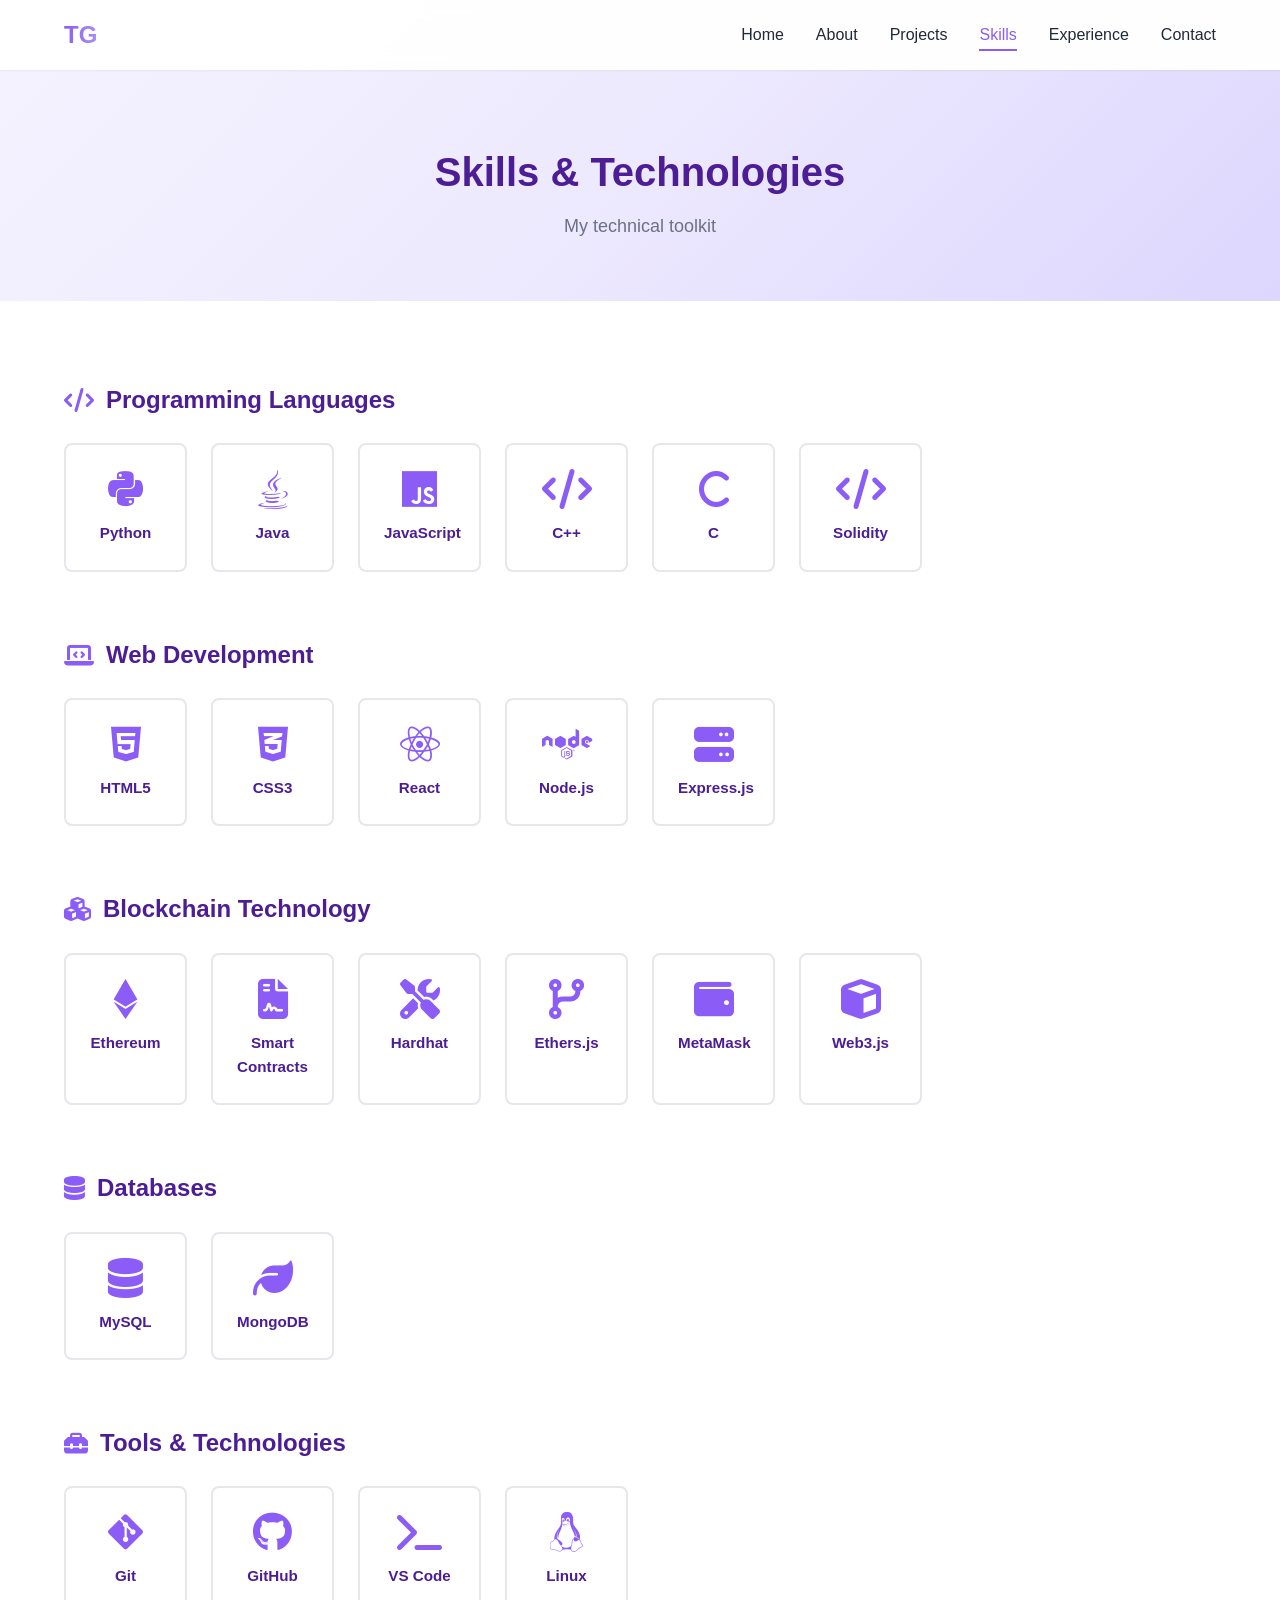
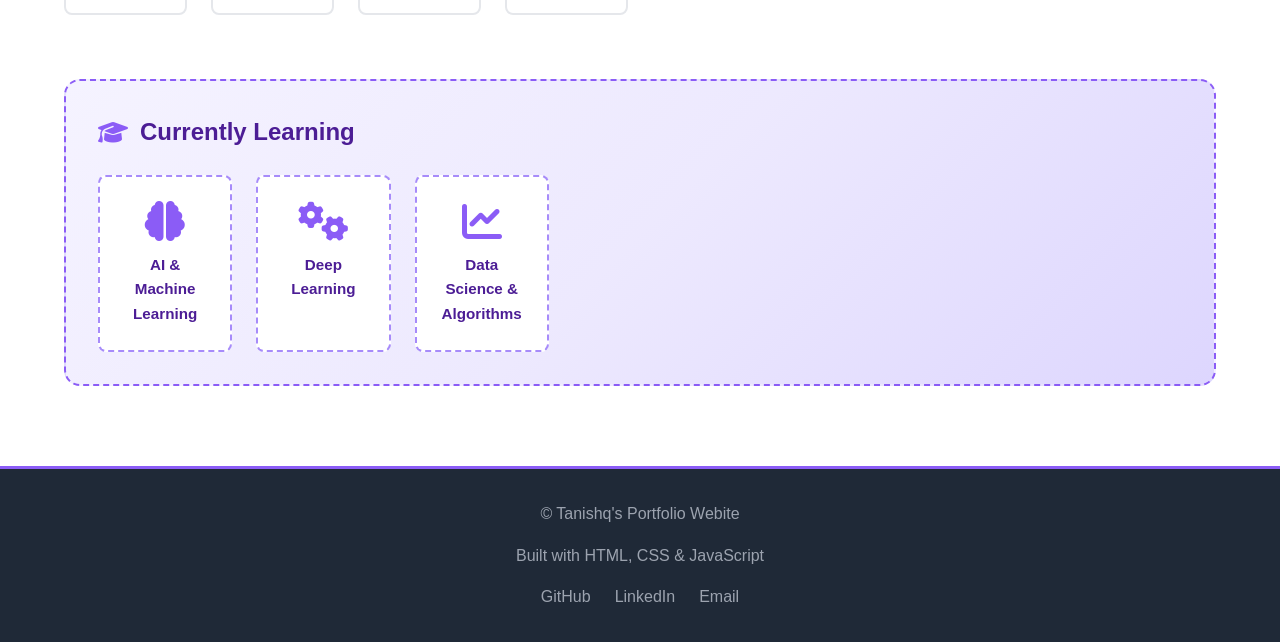
<file: skills.html>
<!DOCTYPE html>
<html lang="en">
<head>
    <meta charset="UTF-8">
    <meta name="viewport" content="width=device-width, initial-scale=1.0">
    <title>Skills - Tanishq Goyal</title>
    <link rel="stylesheet" href="css/style.css">
    <link rel="stylesheet" href="https://cdnjs.cloudflare.com/ajax/libs/font-awesome/6.4.0/css/all.min.css">
</head>
<body>
    <!-- Navigation -->
    <nav class="navbar">
        <div class="container">
            <div class="logo">
                <a href="index.html">TG</a>
            </div>
            <ul class="nav-links" id="navLinks">
                <li><a href="index.html">Home</a></li>
                <li><a href="about.html">About</a></li>
                <li><a href="projects.html">Projects</a></li>
                <li><a href="skills.html" class="active">Skills</a></li>
                <li><a href="experience.html">Experience</a></li>
                <li><a href="contact.html">Contact</a></li>
            </ul>
            <div class="hamburger" id="hamburger">
                <span></span>
                <span></span>
                <span></span>
            </div>
        </div>
    </nav>

    <!-- Page Header -->
    <section class="page-header">
        <div class="container">
            <h1>Skills & Technologies</h1>
            <p>My technical toolkit</p>
        </div>
    </section>

    <!-- Skills Section -->
    <section class="skills-section">
        <div class="container">
            <!-- Programming Languages -->
            <div class="skill-category">
                <h2 class="category-title">
                    <i class="fas fa-code"></i> Programming Languages
                </h2>
                <div class="skills-grid">
                    <div class="skill-card">
                        <i class="fab fa-python"></i>
                        <h3>Python</h3>
                    </div>
                    <div class="skill-card">
                        <i class="fab fa-java"></i>
                        <h3>Java</h3>
                    </div>
                    <div class="skill-card">
                        <i class="fab fa-js"></i>
                        <h3>JavaScript</h3>
                    </div>
                    <div class="skill-card">
                        <i class="fas fa-code"></i>
                        <h3>C++</h3>
                    </div>
                    <div class="skill-card">
                        <i class="fas fa-c"></i>
                        <h3>C</h3>
                    </div>
                    <div class="skill-card">
                        <i class="fas fa-code"></i>
                        <h3>Solidity</h3>
                    </div>
                </div>
            </div>

            <!-- Web Development -->
            <div class="skill-category">
                <h2 class="category-title">
                    <i class="fas fa-laptop-code"></i> Web Development
                </h2>
                <div class="skills-grid">
                    <div class="skill-card">
                        <i class="fab fa-html5"></i>
                        <h3>HTML5</h3>
                    </div>
                    <div class="skill-card">
                        <i class="fab fa-css3-alt"></i>
                        <h3>CSS3</h3>
                    </div>
                    <div class="skill-card">
                        <i class="fab fa-react"></i>
                        <h3>React</h3>
                    </div>
                    <div class="skill-card">
                        <i class="fab fa-node"></i>
                        <h3>Node.js</h3>
                    </div>
                    <div class="skill-card">
                        <i class="fas fa-server"></i>
                        <h3>Express.js</h3>
                    </div>
                    <!-- <div class="skill-card">
                        <i class="fab fa-bootstrap"></i>
                        <h3>Bootstrap</h3>
                    </div> -->
                </div>
            </div>

            <!-- Blockchain -->
            <div class="skill-category">
                <h2 class="category-title">
                    <i class="fas fa-cubes"></i> Blockchain Technology
                </h2>
                <div class="skills-grid">
                    <div class="skill-card">
                        <i class="fab fa-ethereum"></i>
                        <h3>Ethereum</h3>
                    </div>
                    <div class="skill-card">
                        <i class="fas fa-file-contract"></i>
                        <h3>Smart Contracts</h3>
                    </div>
                    <div class="skill-card">
                        <i class="fas fa-tools"></i>
                        <h3>Hardhat</h3>
                    </div>
                    <div class="skill-card">
                        <i class="fas fa-code-branch"></i>
                        <h3>Ethers.js</h3>
                    </div>
                    <div class="skill-card">
                        <i class="fas fa-wallet"></i>
                        <h3>MetaMask</h3>
                    </div>
                    <div class="skill-card">
                        <i class="fas fa-cube"></i>
                        <h3>Web3.js</h3>
                    </div>
                </div>
            </div>

            <!-- Databases -->
            <div class="skill-category">
                <h2 class="category-title">
                    <i class="fas fa-database"></i> Databases
                </h2>
                <div class="skills-grid">
                    <div class="skill-card">
                        <i class="fas fa-database"></i>
                        <h3>MySQL</h3>
                    </div>
                    <div class="skill-card">
                        <i class="fas fa-leaf"></i>
                        <h3>MongoDB</h3>
                    </div>
                    <!--<div class="skill-card">
                        <i class="fas fa-fire"></i>
                        <h3>Firebase</h3>
                    </div> -->
                </div>
            </div>

            <!-- Tools & Technologies -->
            <div class="skill-category">
                <h2 class="category-title">
                    <i class="fas fa-toolbox"></i> Tools & Technologies
                </h2>
                <div class="skills-grid">
                    <div class="skill-card">
                        <i class="fab fa-git-alt"></i>
                        <h3>Git</h3>
                    </div>
                    <div class="skill-card">
                        <i class="fab fa-github"></i>
                        <h3>GitHub</h3>
                    </div>
                    <div class="skill-card">
                        <i class="fas fa-terminal"></i>
                        <h3>VS Code</h3>
                    </div>
                    <div class="skill-card">
                        <i class="fab fa-linux"></i>
                        <h3>Linux</h3>
                    </div>
                    <!-- <div class="skill-card">
                        <i class="fas fa-vial"></i>
                        <h3>Postman</h3>
                    </div>
                    <div class="skill-card">
                        <i class="fab fa-npm"></i>
                        <h3>NPM</h3>
                    </div> -->
                </div>
            </div>

            <!-- Currently Learning -->
            <div class="skill-category learning">
                
            <h2 class="category-title">
                <i class="fas fa-graduation-cap"></i> Currently Learning
            </h2>
                <div class="skills-grid">
                    <div class="skill-card learning-card">
                        <i class="fas fa-brain"></i> 
                        <h3>AI & Machine Learning</h3>
                    </div>
                    <div class="skill-card learning-card">
                        <i class="fas fa-cogs"></i> 
                        <h3>Deep Learning</h3>
                    </div>
                    <div class="skill-card learning-card">
                        <i class="fas fa-chart-line"></i> 
                        <h3>Data Science & Algorithms</h3>
                    </div>
                </div>
            </div>
        </div>
    </section>

    <!-- Footer -->
    <footer class="footer">
        <div class="container">
        <p>&copy; Tanishq's Portfolio Webite</p>
        <p>Built with HTML, CSS & JavaScript </p></p>
            <div class="footer-links">
                <a href="https://github.com/TanishqGoyal05" target="_blank">GitHub</a>
                <a href="https://www.linkedin.com/in/tanishq-23-goyal/" target="_blank">LinkedIn</a>
                <a href="mailto:tanishq23goyal@gmail.com">Email</a>
            </div>
        </div>
    </footer>

    <script src="js/script.js"></script>
</body>
</html>
</file>
<file: css/style.css>
/* ==========================================
   CSS VARIABLES - GLOBAL + PAGE THEMES
   ========================================== */
:root {
    /* Original Global Colors */
    --primary-color: #6366f1;
    --primary-dark: #4f46e5;
    --secondary-color: #8b5cf6;
    --accent-color: #06b6d4;
    --text-dark: #1f2937;
    --text-light: #6b7280;
    --text-lighter: #9ca3af;
    --bg-white: #ffffff;
    --bg-light: #f9fafb;
    --bg-gray: #f3f4f6;
    --border-color: #e5e7eb;
    --shadow-sm: 0 1px 2px 0 rgb(0 0 0 / 0.05);
    --shadow: 0 4px 6px -1px rgb(0 0 0 / 0.1);
    --shadow-lg: 0 10px 15px -3px rgb(0 0 0 / 0.1);
    --radius: 0.5rem;
    --radius-lg: 1rem;
    --transition: all 0.3s ease;
    --container-width: 1200px;
    
    /* HOME THEME - Blue/Indigo */
    --home-primary: #6366f1;
    --home-secondary: #8b5cf6;
    --home-accent: #818cf8;
    --home-bg: linear-gradient(135deg, #eef2ff 0%, #e0e7ff 50%, #c7d2fe 100%);
    --home-bg-light: #eef2ff;
    --home-text: #312e81;
    --home-shadow: rgba(99, 102, 241, 0.25);
    
    /* ABOUT THEME - Warm Orange/Amber */
    --about-primary: #f97316;
    --about-secondary: #fb923c;
    --about-accent: #fdba74;
    --about-bg: linear-gradient(135deg, #fffbeb 0%, #fef3c7 50%, #fde68a 100%);
    --about-bg-light: #fffbeb;
    --about-text: #78350f;
    --about-shadow: rgba(249, 115, 22, 0.25);
    
    /* PROJECTS THEME - Emerald Green */
    --projects-primary: #10b981;
    --projects-secondary: #34d399;
    --projects-accent: #6ee7b7;
    --projects-bg: linear-gradient(135deg, #ecfdf5 0%, #d1fae5 50%, #a7f3d0 100%);
    --projects-bg-light: #ecfdf5;
    --projects-text: #064e3b;
    --projects-shadow: rgba(16, 185, 129, 0.25);
    
    /* SKILLS THEME - Purple/Violet */
    --skills-primary: #8b5cf6;
    --skills-secondary: #a78bfa;
    --skills-accent: #c4b5fd;
    --skills-bg: linear-gradient(135deg, #f5f3ff 0%, #ede9fe 50%, #ddd6fe 100%);
    --skills-bg-light: #f5f3ff;
    --skills-text: #4c1d95;
    --skills-shadow: rgba(139, 92, 246, 0.25);
    
    /* EXPERIENCE THEME - Rose/Pink */
    --experience-primary: #ec4899;
    --experience-secondary: #f472b6;
    --experience-accent: #f9a8d4;
    --experience-bg: linear-gradient(135deg, #fdf2f8 0%, #fce7f3 50%, #fbcfe8 100%);
    --experience-bg-light: #fdf2f8;
    --experience-text: #831843;
    --experience-shadow: rgba(236, 72, 153, 0.25);
    
    /* CONTACT THEME - Cyan/Teal */
    --contact-primary: #06b6d4;
    --contact-secondary: #22d3ee;
    --contact-accent: #67e8f9;
    --contact-bg: linear-gradient(135deg, #ecfeff 0%, #cffafe 50%, #a5f3fc 100%);
    --contact-bg-light: #ecfeff;
    --contact-text: #164e63;
    --contact-shadow: rgba(6, 182, 212, 0.25);
}

/* Reset & Base */
* {
    margin: 0;
    padding: 0;
    box-sizing: border-box;
}

html {
    scroll-behavior: smooth;
}

body {
    font-family: 'Segoe UI', Tahoma, Geneva, Verdana, sans-serif;
    line-height: 1.6;
    color: var(--text-dark);
    background-color: var(--bg-white);
}

a {
    text-decoration: none;
    color: inherit;
    transition: var(--transition);
}

img {
    max-width: 100%;
    height: auto;
    display: block;
}

.container {
    max-width: var(--container-width);
    margin: 0 auto;
    padding: 0 1.5rem;
}

/* ==========================================
   BUTTONS - BASE STYLES
   ========================================== */
.btn {
    display: inline-flex;
    align-items: center;
    gap: 0.5rem;
    padding: 0.75rem 1.5rem;
    border-radius: var(--radius);
    font-weight: 600;
    font-size: 1rem;
    cursor: pointer;
    border: none;
    transition: var(--transition);
}

.btn-primary {
    background-color: var(--primary-color);
    color: white;
}

.btn-primary:hover {
    background-color: var(--primary-dark);
    transform: translateY(-2px);
    box-shadow: var(--shadow-lg);
}

.btn-secondary {
    background-color: transparent;
    color: var(--primary-color);
    border: 2px solid var(--primary-color);
}

.btn-secondary:hover {
    background-color: var(--primary-color);
    color: white;
}

.btn-small {
    padding: 0.5rem 1rem;
    font-size: 0.875rem;
    color: var(--primary-color);
    font-weight: 600;
}

.btn-small:hover {
    color: var(--primary-dark);
}

.btn-link {
    color: var(--primary-color);
    font-weight: 600;
    padding: 0;
}

.btn-link:hover {
    color: var(--primary-dark);
    text-decoration: underline;
}

/* ==========================================
   BUTTONS - PAGE SPECIFIC THEMES
   ========================================== */

/* Home Page Buttons */
body.home .btn-primary {
    background: linear-gradient(135deg, var(--home-primary), var(--home-secondary));
}
body.home .btn-primary:hover {
    box-shadow: 0 10px 30px var(--home-shadow);
}
body.home .btn-secondary {
    color: var(--home-primary);
    border-color: var(--home-primary);
}
body.home .btn-secondary:hover {
    background: linear-gradient(135deg, var(--home-primary), var(--home-secondary));
    border-color: transparent;
}

/* About Page Buttons */
body.about .btn-primary {
    background: linear-gradient(135deg, var(--about-primary), var(--about-secondary));
}
body.about .btn-primary:hover {
    box-shadow: 0 10px 30px var(--about-shadow);
}
body.about .btn-secondary {
    color: var(--about-primary);
    border-color: var(--about-primary);
}
body.about .btn-secondary:hover {
    background: linear-gradient(135deg, var(--about-primary), var(--about-secondary));
    border-color: transparent;
}
body.about .btn-link {
    color: var(--about-primary);
}

/* Projects Page Buttons */
body.projects .btn-primary,
body.project-detail .btn-primary {
    background: linear-gradient(135deg, var(--projects-primary), var(--projects-secondary));
}
body.projects .btn-primary:hover,
body.project-detail .btn-primary:hover {
    box-shadow: 0 10px 30px var(--projects-shadow);
}
body.projects .btn-secondary,
body.project-detail .btn-secondary {
    color: var(--projects-primary);
    border-color: var(--projects-primary);
}
body.projects .btn-secondary:hover,
body.project-detail .btn-secondary:hover {
    background: linear-gradient(135deg, var(--projects-primary), var(--projects-secondary));
    border-color: transparent;
}
body.projects .btn-small,
body.project-detail .btn-small {
    color: var(--projects-primary);
}
body.projects .btn-link,
body.project-detail .btn-link {
    color: var(--projects-primary);
}

/* Skills Page Buttons */
body.skills .btn-primary {
    background: linear-gradient(135deg, var(--skills-primary), var(--skills-secondary));
}
body.skills .btn-primary:hover {
    box-shadow: 0 10px 30px var(--skills-shadow);
}

/* Experience Page Buttons */
body.experience .btn-primary {
    background: linear-gradient(135deg, var(--experience-primary), var(--experience-secondary));
}
body.experience .btn-primary:hover {
    box-shadow: 0 10px 30px var(--experience-shadow);
}
body.experience .btn-link {
    color: var(--experience-primary);
}

/* Contact Page Buttons */
body.contact .btn-primary {
    background: linear-gradient(135deg, var(--contact-primary), var(--contact-secondary));
}
body.contact .btn-primary:hover {
    box-shadow: 0 10px 30px var(--contact-shadow);
}
body.contact .btn-secondary {
    color: var(--contact-primary);
    border-color: var(--contact-primary);
}
body.contact .btn-secondary:hover {
    background: linear-gradient(135deg, var(--contact-primary), var(--contact-secondary));
    border-color: transparent;
}

/* ==========================================
   SECTION TITLES - PAGE SPECIFIC
   ========================================== */
.section-title {
    font-size: 2rem;
    margin-bottom: 2rem;
    text-align: center;
    position: relative;
    padding-bottom: 1rem;
}

.section-title::after {
    content: '';
    position: absolute;
    bottom: 0;
    left: 50%;
    transform: translateX(-50%);
    width: 60px;
    height: 4px;
    background: linear-gradient(to right, var(--primary-color), var(--secondary-color));
    border-radius: 2px;
}

body.home .section-title::after {
    background: linear-gradient(to right, var(--home-primary), var(--home-secondary));
}
body.about .section-title::after {
    background: linear-gradient(to right, var(--about-primary), var(--about-secondary));
}
body.projects .section-title::after,
body.project-detail .section-title::after {
    background: linear-gradient(to right, var(--projects-primary), var(--projects-secondary));
}
body.skills .section-title::after {
    background: linear-gradient(to right, var(--skills-primary), var(--skills-secondary));
}
body.experience .section-title::after {
    background: linear-gradient(to right, var(--experience-primary), var(--experience-secondary));
}
body.contact .section-title::after {
    background: linear-gradient(to right, var(--contact-primary), var(--contact-secondary));
}

/* ==========================================
   NAVIGATION - PAGE SPECIFIC THEMES
   ========================================== */
.navbar {
    position: fixed;
    top: 0;
    left: 0;
    right: 0;
    background-color: rgba(255, 255, 255, 0.95);
    backdrop-filter: blur(10px);
    box-shadow: var(--shadow-sm);
    z-index: 1000;
    transition: var(--transition);
}

.navbar .container {
    display: flex;
    justify-content: space-between;
    align-items: center;
    height: 70px;
}

.logo a {
    font-size: 1.5rem;
    font-weight: 800;
    background: linear-gradient(to right, var(--primary-color), var(--secondary-color));
    -webkit-background-clip: text;
    -webkit-text-fill-color: transparent;
    background-clip: text;
}

/* Page-Specific Logo Colors */
body.home .logo a {
    background: linear-gradient(to right, var(--home-primary), var(--home-secondary));
    -webkit-background-clip: text;
    background-clip: text;
}
body.about .logo a {
    background: linear-gradient(to right, var(--about-primary), var(--about-secondary));
    -webkit-background-clip: text;
    background-clip: text;
}
body.projects .logo a,
body.project-detail .logo a {
    background: linear-gradient(to right, var(--projects-primary), var(--projects-secondary));
    -webkit-background-clip: text;
    background-clip: text;
}
body.skills .logo a {
    background: linear-gradient(to right, var(--skills-primary), var(--skills-secondary));
    -webkit-background-clip: text;
    background-clip: text;
}
body.experience .logo a {
    background: linear-gradient(to right, var(--experience-primary), var(--experience-secondary));
    -webkit-background-clip: text;
    background-clip: text;
}
body.contact .logo a {
    background: linear-gradient(to right, var(--contact-primary), var(--contact-secondary));
    -webkit-background-clip: text;
    background-clip: text;
}

.nav-links {
    display: flex;
    list-style: none;
    gap: 2rem;
}

.nav-links a {
    font-weight: 500;
    color: var(--text-dark);
    position: relative;
    padding: 0.5rem 0;
}

.nav-links a::after {
    content: '';
    position: absolute;
    bottom: 0;
    left: 0;
    width: 0;
    height: 2px;
    background-color: var(--primary-color);
    transition: var(--transition);
}

.nav-links a:hover::after,
.nav-links a.active::after {
    width: 100%;
}

.nav-links a.active {
    color: var(--primary-color);
}

/* Page-Specific Nav Colors */
body.home .nav-links a::after { background-color: var(--home-primary); }
body.home .nav-links a.active { color: var(--home-primary); }

body.about .nav-links a::after { background-color: var(--about-primary); }
body.about .nav-links a.active { color: var(--about-primary); }

body.projects .nav-links a::after,
body.project-detail .nav-links a::after { background-color: var(--projects-primary); }
body.projects .nav-links a.active,
body.project-detail .nav-links a.active { color: var(--projects-primary); }

body.skills .nav-links a::after { background-color: var(--skills-primary); }
body.skills .nav-links a.active { color: var(--skills-primary); }

body.experience .nav-links a::after { background-color: var(--experience-primary); }
body.experience .nav-links a.active { color: var(--experience-primary); }

body.contact .nav-links a::after { background-color: var(--contact-primary); }
body.contact .nav-links a.active { color: var(--contact-primary); }

/* Hamburger Menu */
.hamburger {
    display: none;
    flex-direction: column;
    cursor: pointer;
    gap: 5px;
}

.hamburger span {
    width: 25px;
    height: 3px;
    background-color: var(--text-dark);
    border-radius: 3px;
    transition: var(--transition);
}

/* ==========================================
   HOME PAGE THEME
   ========================================== */
body.home {
    background-color: var(--home-bg-light);
}

body.home .hero {
    min-height: 100vh;
    display: flex;
    align-items: center;
    padding-top: 70px;
    background: var(--home-bg);
}

body.home .hero-content {
    text-align: center;
    max-width: 800px;
    margin: 0 auto;
}

body.home .hero-title {
    font-size: 3.5rem;
    margin-bottom: 1rem;
    line-height: 1.2;
    color: var(--home-text);
}

body.home .highlight {
    background: linear-gradient(to right, var(--home-primary), var(--home-secondary));
    -webkit-background-clip: text;
    -webkit-text-fill-color: transparent;
    background-clip: text;
}

body.home .hero-subtitle {
    font-size: 1.5rem;
    color: var(--text-light);
    margin-bottom: 1rem;
    font-weight: 500;
}

body.home .hero-description {
    font-size: 1.125rem;
    color: var(--text-light);
    margin-bottom: 2rem;
    max-width: 600px;
    margin-left: auto;
    margin-right: auto;
}

body.home .hero-buttons {
    display: flex;
    gap: 1rem;
    justify-content: center;
    margin-bottom: 3rem;
}

body.home .social-links {
    display: flex;
    justify-content: center;
    gap: 1.5rem;
}

body.home .social-links a {
    font-size: 1.5rem;
    color: var(--text-light);
    transition: var(--transition);
}

body.home .social-links a:hover {
    color: var(--home-primary);
    transform: translateY(-3px);
}

body.home .about-preview {
    padding: 80px 0;
    text-align: center;
    background: white;
}

body.home .about-text {
    max-width: 700px;
    margin: 0 auto 1.5rem;
    font-size: 1.125rem;
    color: var(--text-light);
    line-height: 1.8;
}

body.home .featured-projects {
    padding: 80px 0;
    background-color: var(--home-bg-light);
}

body.home .cta-section {
    padding: 100px 0;
    text-align: center;
    background: linear-gradient(135deg, var(--home-primary), var(--home-secondary));
    color: white;
}

body.home .cta-section h2 {
    font-size: 2.5rem;
    margin-bottom: 1rem;
}

body.home .cta-section p {
    font-size: 1.125rem;
    margin-bottom: 2rem;
    opacity: 0.9;
}

body.home .cta-section .btn-primary {
    background-color: white;
    color: var(--home-primary);
}

body.home .cta-section .btn-primary:hover {
    background-color: var(--bg-light);
    box-shadow: 0 10px 30px rgba(0, 0, 0, 0.2);
}

/* ==========================================
   ABOUT PAGE THEME
   ========================================== */
body.about {
    background-color: var(--about-bg-light);
}

body.about .page-header {
    padding: 140px 0 60px;
    background: var(--about-bg);
    text-align: center;
}

body.about .page-header h1 {
    font-size: 2.5rem;
    margin-bottom: 0.5rem;
    color: var(--about-text);
}

body.about .page-header p {
    color: var(--text-light);
    font-size: 1.125rem;
}

body.about .about-content {
    padding: 80px 0;
    background: white;
}

body.about .about-grid {
    display: grid;
    grid-template-columns: 300px 1fr;
    gap: 4rem;
    align-items: start;
}

body.about .about-image img {
    width: 100%;
    border-radius: var(--radius-lg);
    box-shadow: var(--shadow-lg);
    border: 4px solid var(--about-accent);
}

body.about .about-text h2 {
    font-size: 2rem;
    margin-bottom: 1.5rem;
    color: var(--about-text);
}

body.about .about-text p {
    color: var(--text-light);
    margin-bottom: 1rem;
    line-height: 1.8;
}

body.about .education-section {
    padding: 60px 0;
    background: var(--about-bg-light);
}

body.about .education-card {
    display: flex;
    gap: 2rem;
    background: white;
    padding: 2rem;
    border-radius: var(--radius-lg);
    box-shadow: var(--shadow);
    max-width: 800px;
    margin: 0 auto;
    border-left: 4px solid var(--about-primary);
}

body.about .education-icon {
    width: 60px;
    height: 60px;
    background: linear-gradient(135deg, var(--about-primary), var(--about-secondary));
    border-radius: 50%;
    display: flex;
    align-items: center;
    justify-content: center;
    color: white;
    font-size: 1.5rem;
    flex-shrink: 0;
}

body.about .education-content h3 {
    font-size: 1.25rem;
    margin-bottom: 0.25rem;
    color: var(--about-text);
}

body.about .college-name {
    color: var(--about-primary);
    font-weight: 600;
    margin-bottom: 0.25rem;
}

body.about .duration {
    color: var(--text-lighter);
    font-size: 0.9rem;
    margin-bottom: 1rem;
}

body.about .coursework {
    color: var(--text-light);
    line-height: 1.6;
}

body.about .current-activities {
    padding: 80px 0;
    background: white;
}

body.about .activities-grid {
    display: grid;
    grid-template-columns: repeat(auto-fit, minmax(250px, 1fr));
    gap: 2rem;
}

body.about .activity-card {
    text-align: center;
    padding: 2rem;
    border-radius: var(--radius-lg);
    background: var(--bg-white);
    box-shadow: var(--shadow);
    transition: var(--transition);
    border-top: 3px solid transparent;
}

body.about .activity-card:hover {
    transform: translateY(-5px);
    box-shadow: var(--shadow-lg);
    border-top-color: var(--about-primary);
}

body.about .activity-card i {
    font-size: 2.5rem;
    color: var(--about-primary);
    margin-bottom: 1rem;
}

body.about .activity-card h3 {
    margin-bottom: 0.5rem;
    color: var(--about-text);
}

body.about .activity-card p {
    color: var(--text-light);
    font-size: 0.95rem;
}

body.about .interests-section {
    padding: 60px 0;
    background: var(--about-bg);
    text-align: center;
}

body.about .interests-text {
    max-width: 700px;
    margin: 0 auto;
    color: var(--text-light);
    font-size: 1.125rem;
    line-height: 1.8;
}

/* ==========================================
   PROJECTS PAGE THEME
   ========================================== */
body.projects,
body.project-detail {
    background-color: var(--projects-bg-light);
}

body.projects .page-header,
body.project-detail .page-header {
    padding: 140px 0 60px;
    background: var(--projects-bg);
    text-align: center;
}

body.projects .page-header h1,
body.project-detail .page-header h1 {
    font-size: 2.5rem;
    margin-bottom: 0.5rem;
    color: var(--projects-text);
}

body.projects .page-header p,
body.project-detail .page-header p {
    color: var(--text-light);
    font-size: 1.125rem;
}

body.projects .projects-section {
    padding: 80px 0;
    background: white;
}

/* Project Cards */
.projects-grid {
    display: grid;
    grid-template-columns: repeat(auto-fit, minmax(300px, 1fr));
    gap: 2rem;
}

.project-card {
    background: var(--bg-white);
    border-radius: var(--radius-lg);
    overflow: hidden;
    box-shadow: var(--shadow);
    transition: var(--transition);
    border: 1px solid var(--border-color);
}

body.projects .project-card {
    border-top: 3px solid transparent;
}

body.projects .project-card:hover {
    transform: translateY(-5px);
    box-shadow: var(--shadow-lg);
    border-top-color: var(--projects-primary);
}

.project-image {
    position: relative;
    overflow: hidden;
    height: 200px;
}

.project-image img {
    width: 100%;
    height: 100%;
    object-fit: cover;
    transition: var(--transition);
}

.project-card:hover .project-image img {
    transform: scale(1.05);
}

.project-overlay {
    position: absolute;
    top: 0;
    left: 0;
    right: 0;
    bottom: 0;
    background: rgba(99, 102, 241, 0.9);
    display: flex;
    align-items: center;
    justify-content: center;
    opacity: 0;
    transition: var(--transition);
}

body.projects .project-overlay {
    background: linear-gradient(135deg, rgba(16, 185, 129, 0.9), rgba(52, 211, 153, 0.9));
}

.project-card:hover .project-overlay {
    opacity: 1;
}

.overlay-link {
    color: white;
    font-weight: 600;
    padding: 0.75rem 1.5rem;
    border: 2px solid white;
    border-radius: var(--radius);
}

.project-content {
    padding: 1.5rem;
}

.project-header {
    display: flex;
    justify-content: space-between;
    align-items: center;
    margin-bottom: 0.75rem;
}

.project-tag {
    padding: 0.25rem 0.75rem;
    border-radius: 20px;
    font-size: 0.75rem;
    font-weight: 600;
    text-transform: uppercase;
    letter-spacing: 0.5px;
}

.project-tag.hackathon {
    background-color: #fef3c7;
    color: #92400e;
}

.project-tag.workshop {
    background-color: var(--projects-bg-light);
    color: var(--projects-text);
}

.project-tag.blockchain {
    background-color: #e0e7ff;
    color: #3730a3;
}

.project-links {
    display: flex;
    gap: 0.75rem;
}

.project-links a {
    color: var(--text-light);
    font-size: 1.1rem;
}

body.projects .project-links a:hover,
body.project-detail .project-links a:hover {
    color: var(--projects-primary);
}

.project-content h3 {
    font-size: 1.25rem;
    margin-bottom: 0.5rem;
    color: var(--text-dark);
}

.project-content p {
    color: var(--text-light);
    font-size: 0.95rem;
    margin-bottom: 1rem;
    line-height: 1.6;
}

.tech-stack {
    display: flex;
    flex-wrap: wrap;
    gap: 0.5rem;
    margin-bottom: 1rem;
}

.tech-stack span {
    padding: 0.25rem 0.75rem;
    background-color: var(--bg-gray);
    color: var(--text-light);
    border-radius: 20px;
    font-size: 0.8rem;
    font-weight: 500;
}

body.projects .tech-stack span {
    background-color: var(--projects-bg-light);
    color: var(--projects-text);
}

/* Project Detail Page */
body.project-detail .project-detail-hero {
    padding: 140px 0 60px;
    background: var(--projects-bg);
}

body.project-detail .project-detail-content {
    padding: 60px 0;
    background: white;
}

body.project-detail .project-context-banner {
    display: inline-block;
    padding: 0.5rem 1rem;
    background: linear-gradient(135deg, var(--projects-primary), var(--projects-secondary));
    color: white;
    border-radius: 20px;
    font-size: 0.875rem;
    font-weight: 600;
    margin-bottom: 1.5rem;
}

body.project-detail .project-detail-title {
    font-size: 2.5rem;
    margin-bottom: 1rem;
    color: var(--projects-text);
}

body.project-detail .project-detail-description {
    font-size: 1.125rem;
    color: var(--text-light);
    max-width: 700px;
    line-height: 1.8;
    margin-bottom: 2rem;
}

body.project-detail .project-detail-links {
    display: flex;
    gap: 1rem;
    margin-bottom: 3rem;
}

body.project-detail .project-detail-section {
    margin-bottom: 3rem;
}

body.project-detail .project-detail-section h2 {
    font-size: 1.5rem;
    margin-bottom: 1rem;
    color: var(--projects-text);
    position: relative;
    padding-bottom: 0.5rem;
}

body.project-detail .project-detail-section h2::after {
    content: '';
    position: absolute;
    bottom: 0;
    left: 0;
    width: 40px;
    height: 3px;
    background: linear-gradient(to right, var(--projects-primary), var(--projects-secondary));
    border-radius: 2px;
}

body.project-detail .project-detail-section p,
body.project-detail .project-detail-section ul {
    color: var(--text-light);
    line-height: 1.8;
}

body.project-detail .project-detail-section ul {
    list-style-position: inside;
    margin-left: 1rem;
}

body.project-detail .project-detail-section li {
    margin-bottom: 0.5rem;
}

body.project-detail .project-gallery {
    display: grid;
    grid-template-columns: repeat(auto-fit, minmax(300px, 1fr));
    gap: 1.5rem;
    margin: 2rem 0;
}

body.project-detail .project-gallery img {
    border-radius: var(--radius);
    box-shadow: var(--shadow);
    border: 3px solid var(--projects-accent);
}

body.project-detail .project-nav {
    display: flex;
    justify-content: space-between;
    margin-top: 4rem;
    padding-top: 2rem;
    border-top: 1px solid var(--border-color);
}

/* ==========================================
   SKILLS PAGE THEME
   ========================================== */
body.skills {
    background-color: var(--skills-bg-light);
}

body.skills .page-header {
    padding: 140px 0 60px;
    background: var(--skills-bg);
    text-align: center;
}

body.skills .page-header h1 {
    font-size: 2.5rem;
    margin-bottom: 0.5rem;
    color: var(--skills-text);
}

body.skills .page-header p {
    color: var(--text-light);
    font-size: 1.125rem;
}

body.skills .skills-section {
    padding: 80px 0;
    background: white;
}

body.skills .skill-category {
    margin-bottom: 4rem;
}

body.skills .skill-category:last-child {
    margin-bottom: 0;
}

body.skills .category-title {
    font-size: 1.5rem;
    margin-bottom: 1.5rem;
    display: flex;
    align-items: center;
    gap: 0.75rem;
    color: var(--skills-text);
}

body.skills .category-title i {
    color: var(--skills-primary);
}

body.skills .skills-grid {
    display: grid;
    grid-template-columns: repeat(auto-fill, minmax(120px, 1fr));
    gap: 1.5rem;
}

body.skills .skill-card {
    background: var(--bg-white);
    border: 2px solid var(--border-color);
    border-radius: var(--radius);
    padding: 1.5rem;
    text-align: center;
    transition: var(--transition);
    cursor: default;
}

body.skills .skill-card:hover {
    border-color: var(--skills-primary);
    transform: translateY(-5px);
    box-shadow: 0 10px 30px var(--skills-shadow);
    background: var(--skills-bg-light);
}

body.skills .skill-card i {
    font-size: 2.5rem;
    margin-bottom: 0.75rem;
    color: var(--skills-primary);
}

body.skills .skill-card h3 {
    font-size: 0.95rem;
    color: var(--skills-text);
    font-weight: 600;
}

body.skills .skill-category.learning {
    background: var(--skills-bg);
    padding: 2rem;
    border-radius: var(--radius-lg);
    border: 2px dashed var(--skills-primary);
}

body.skills .learning-card {
    background: white;
    border-style: dashed;
    border-color: var(--skills-secondary);
}

body.skills .learning-card:hover {
    border-color: var(--skills-primary);
    background: var(--skills-bg-light);
}

/* ==========================================
   EXPERIENCE PAGE THEME
   ========================================== */
body.experience {
    background-color: var(--experience-bg-light);
}

body.experience .page-header {
    padding: 140px 0 60px;
    background: var(--experience-bg);
    text-align: center;
}

body.experience .page-header h1 {
    font-size: 2.5rem;
    margin-bottom: 0.5rem;
    color: var(--experience-text);
}

body.experience .page-header p {
    color: var(--text-light);
    font-size: 1.125rem;
}

body.experience .experience-section {
    padding: 80px 0;
    background: white;
}

body.experience .experience-section .container {
    max-width: 800px;
}

body.experience .experience-item {
    position: relative;
    padding-left: 3rem;
    padding-bottom: 3rem;
    border-left: 3px solid var(--experience-accent);
    margin-left: 1rem;
}

body.experience .experience-item:last-child {
    border-left-color: transparent;
    padding-bottom: 0;
}

body.experience .experience-icon {
    position: absolute;
    left: -1.1rem;
    top: 0;
    width: 2.2rem;
    height: 2.2rem;
    background: linear-gradient(135deg, var(--experience-primary), var(--experience-secondary));
    border-radius: 50%;
    display: flex;
    align-items: center;
    justify-content: center;
    color: white;
    font-size: 0.9rem;
    box-shadow: 0 4px 15px var(--experience-shadow);
}

body.experience .experience-content h3 {
    font-size: 1.25rem;
    margin-bottom: 0.25rem;
    color: var(--experience-text);
}

body.experience .experience-role {
    color: var(--experience-primary);
    font-weight: 600;
    margin-bottom: 0.25rem;
}

body.experience .experience-duration {
    color: var(--text-lighter);
    font-size: 0.9rem;
    margin-bottom: 1rem;
}

body.experience .experience-description {
    color: var(--text-light);
    line-height: 1.6;
    margin-bottom: 1rem;
}

body.experience .experience-highlights {
    list-style: none;
    margin-bottom: 1rem;
}

body.experience .experience-highlights li {
    color: var(--text-light);
    padding-left: 1.5rem;
    position: relative;
    margin-bottom: 0.5rem;
    font-size: 0.95rem;
}

body.experience .experience-highlights li::before {
    content: '→';
    position: absolute;
    left: 0;
    color: var(--experience-primary);
    font-weight: bold;
}

body.experience .tech-stack span {
    background-color: var(--experience-bg-light);
    color: var(--experience-text);
}

body.experience .certifications-section {
    padding: 60px 0;
    background: var(--experience-bg);
}

body.experience .certifications-grid {
    display: grid;
    grid-template-columns: repeat(auto-fit, minmax(280px, 1fr));
    gap: 2rem;
}

body.experience .cert-card {
    background: white;
    padding: 2rem;
    border-radius: var(--radius-lg);
    text-align: center;
    box-shadow: var(--shadow);
    transition: var(--transition);
    border-top: 4px solid var(--experience-primary);
}

body.experience .cert-card:hover {
    transform: translateY(-5px);
    box-shadow: 0 15px 35px var(--experience-shadow);
}

body.experience .cert-card i {
    font-size: 2.5rem;
    color: var(--experience-primary);
    margin-bottom: 1rem;
}

body.experience .cert-card h3 {
    margin-bottom: 0.5rem;
    color: var(--experience-text);
}

body.experience .cert-issuer {
    color: var(--experience-primary);
    font-weight: 600;
    margin-bottom: 0.25rem;
}

body.experience .cert-date {
    color: var(--text-lighter);
    font-size: 0.9rem;
}

/* ==========================================
   CONTACT PAGE THEME
   ========================================== */
body.contact {
    background-color: var(--contact-bg-light);
}

body.contact .page-header {
    padding: 140px 0 60px;
    background: var(--contact-bg);
    text-align: center;
}

body.contact .page-header h1 {
    font-size: 2.5rem;
    margin-bottom: 0.5rem;
    color: var(--contact-text);
}

body.contact .page-header p {
    color: var(--text-light);
    font-size: 1.125rem;
}

body.contact .contact-section {
    padding: 80px 0;
    background: white;
}

body.contact .contact-grid {
    display: grid;
    grid-template-columns: 1.2fr 1fr;
    gap: 4rem;
    max-width: 1000px;
    margin: 0 auto;
}

body.contact .contact-form-container h2,
body.contact .contact-info h2 {
    margin-bottom: 1.5rem;
    color: var(--contact-text);
}

body.contact .contact-form {
    display: flex;
    flex-direction: column;
    gap: 1.25rem;
}

body.contact .form-group {
    display: flex;
    flex-direction: column;
}

body.contact .form-group label {
    margin-bottom: 0.5rem;
    color: var(--contact-text);
    font-weight: 500;
    font-size: 0.9rem;
}

body.contact .form-group input,
body.contact .form-group textarea {
    padding: 0.75rem 1rem;
    border: 2px solid var(--border-color);
    border-radius: var(--radius);
    font-family: inherit;
    font-size: 1rem;
    transition: var(--transition);
}

body.contact .form-group input:focus,
body.contact .form-group textarea:focus {
    outline: none;
    border-color: var(--contact-primary);
    box-shadow: 0 0 0 4px var(--contact-shadow);
}

body.contact .contact-info p {
    color: var(--text-light);
    margin-bottom: 2rem;
}

body.contact .contact-item {
    display: flex;
    align-items: flex-start;
    gap: 1rem;
    margin-bottom: 1.5rem;
}

body.contact .contact-item i {
    width: 45px;
    height: 45px;
    background: var(--contact-bg-light);
    border-radius: 50%;
    display: flex;
    align-items: center;
    justify-content: center;
    color: var(--contact-primary);
    font-size: 1.1rem;
    flex-shrink: 0;
    transition: var(--transition);
}

body.contact .contact-item:hover i {
    background: linear-gradient(135deg, var(--contact-primary), var(--contact-secondary));
    color: white;
}

body.contact .contact-item h3 {
    font-size: 1rem;
    margin-bottom: 0.25rem;
    color: var(--contact-text);
}

body.contact .contact-item a {
    color: var(--text-light);
}

body.contact .contact-item a:hover {
    color: var(--contact-primary);
}

body.contact .resume-download {
    padding-top: 1rem;
    border-top: 2px dashed var(--contact-accent);
    margin-top: 1rem;
}

body.contact .social-links-large {
    display: flex;
    gap: 1rem;
    margin-top: 2rem;
}

body.contact .social-icon {
    width: 50px;
    height: 50px;
    background-color: var(--contact-bg-light);
    border-radius: 50%;
    display: flex;
    align-items: center;
    justify-content: center;
    color: var(--contact-text);
    font-size: 1.25rem;
    transition: var(--transition);
}

body.contact .social-icon:hover {
    background: linear-gradient(135deg, var(--contact-primary), var(--contact-secondary));
    color: white;
    transform: translateY(-5px);
    box-shadow: 0 10px 25px var(--contact-shadow);
}

body.contact .form-status {
    margin-top: 1rem;
    padding: 1rem;
    border-radius: var(--radius);
    display: none;
}

body.contact .form-status.success {
    display: block;
    background-color: var(--contact-bg-light);
    color: var(--contact-text);
    border-left: 4px solid var(--contact-primary);
}

body.contact .form-status.error {
    display: block;
    background-color: #fee2e2;
    color: #991b1b;
    border-left: 4px solid #dc2626;
}

/* ==========================================
   FOOTER - ADAPTS TO PAGE THEME
   ========================================== */
.footer {
    background-color: var(--text-dark);
    color: var(--text-lighter);
    padding: 2rem 0;
    text-align: center;
}

.footer p {
    margin-bottom: 1rem;
}

.footer-links {
    display: flex;
    justify-content: center;
    gap: 1.5rem;
}

.footer-links a {
    color: var(--text-lighter);
}

.footer-links a:hover {
    color: white;
}

/* Page-Specific Footer Accents */
body.home .footer {
    border-top: 3px solid var(--home-primary);
}
body.about .footer {
    border-top: 3px solid var(--about-primary);
}
body.projects .footer,
body.project-detail .footer {
    border-top: 3px solid var(--projects-primary);
}
body.skills .footer {
    border-top: 3px solid var(--skills-primary);
}
body.experience .footer {
    border-top: 3px solid var(--experience-primary);
}
body.contact .footer {
    border-top: 3px solid var(--contact-primary);
}

/* ==========================================
   RESPONSIVE DESIGN
   ========================================== */
@media (max-width: 768px) {
    .nav-links {
        position: fixed;
        left: -100%;
        top: 70px;
        flex-direction: column;
        background-color: white;
        width: 100%;
        text-align: center;
        transition: 0.3s;
        box-shadow: 0 10px 27px rgba(0,0,0,0.05);
        padding: 2rem 0;
    }

    .nav-links.active {
        left: 0;
    }

    .hamburger {
        display: flex;
    }

    body.home .hero-title {
        font-size: 2.5rem;
    }

    body.home .hero-subtitle {
        font-size: 1.25rem;
    }

    body.home .hero-buttons {
        flex-direction: column;
        align-items: center;
    }

    body.about .about-grid {
        grid-template-columns: 1fr;
        gap: 2rem;
    }

    body.about .about-image {
        max-width: 250px;
        margin: 0 auto;
    }

    body.about .education-card {
        flex-direction: column;
        text-align: center;
    }

    body.contact .contact-grid {
        grid-template-columns: 1fr;
        gap: 3rem;
    }

    body.project-detail .project-nav {
        flex-direction: column;
        gap: 1rem;
        align-items: center;
    }

    .section-title {
        font-size: 1.75rem;
    }

    .projects-grid {
        grid-template-columns: 1fr;
    }

    body.skills .skills-grid {
        grid-template-columns: repeat(2, 1fr);
    }
}

@media (max-width: 480px) {
    body.home .hero-title {
        font-size: 2rem;
    }
}
</file>
